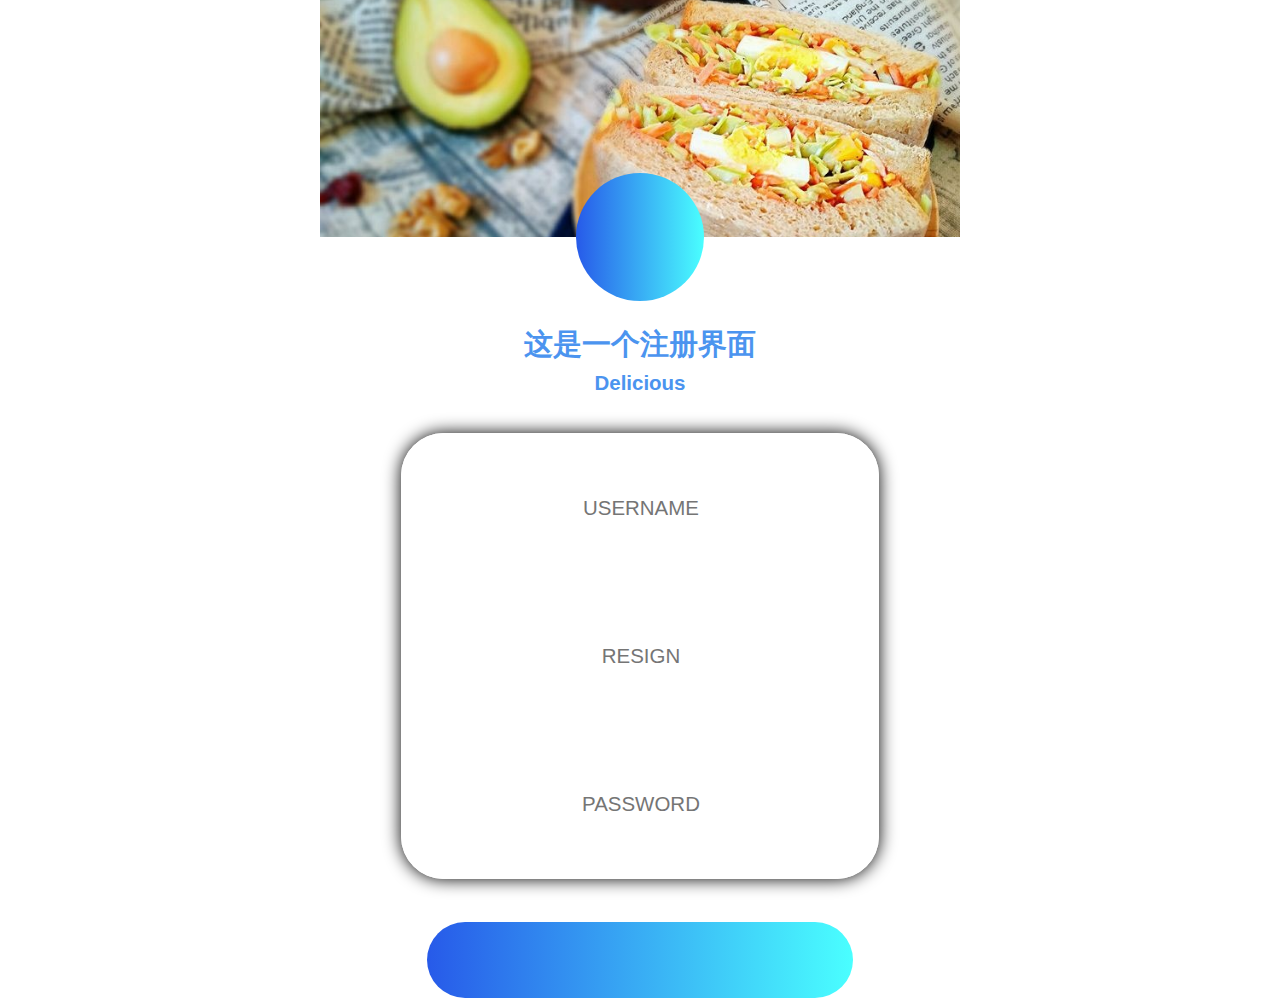
<file: index.html>
<!DOCTYPE html>
<html style="font-size: 2px;">
<head>
    <meta charset="utf-8">
    <meta name="viewport" content="width=device-width, initial-scala=1, maximum-scale=1, minimum-scale=1, user-scalable=no" />
    <script type="text/javascript">
    	
   		document.addEventListener('plusready', function(){
   			//console.log("所有plus api都应该在此事件发生后调用，否则会出现plus is undefined。"
   			
   		});
   		
    </script>
    <script src="js/rem.js"></script>
	<link rel="stylesheet" type="text/css" href="css/index.css"/>
    <link rel="stylesheet"  href="css/base.css"/>
    <link rel="stylesheet" type="text/css" href="css/pay.css"/>
    <link rel="stylesheet" type="text/css" href="css/sign.css"/>
</head>
	<body>
		<div class="root">
			<div class="signbanner">
			<img src="img/SB.png"/>
			<div class="headicon">
				<i class="iconfont" style="color: white;font-size: 1rem;">&#xe610;</i>
			</div>
		</div>
			<div class="signtitle">
				<!--<div class="stb">
					
				</div>-->
				<div class="stc">
					<p><strong>这是一个注册界面</strong></p>
				</div>
				<div class="ste">
					<p><strong>Delicious</strong></p>
				</div>
			</div>
			<div class="signlist">
				<div class="sl1">
					<div class="slpoint">
						<i class="iconfont" style="font-size: 0.3rem;color: greenyellow;">&#xe61f;</i>
					</div>
					<input class="username" placeholder="USERNAME">
					
				</input>
				</div>
				<div class="sl1">
					<div class="slpoint">
						<i class="iconfont" style="font-size: 0.3rem;color: yellow;">&#xe61f;</i>
					</div>
						<input class="resigncode" placeholder="RESIGN">
					
				</input>
				</div>
				<div class="sl1">
					<div class="slpoint">
						<i class="iconfont" style="font-size: 0.3rem;color: lightpink;">&#xe61f;</i>
					</div>
						<input class="password" placeholder="PASSWORD">
					
				</input>
				</div>
				
			</div>
			<a href="login.html"><div class="signbutton"><i class="iconfont" style="font-size: 0.6rem;color: white;">&#xe647;</i></div>
				
			</a>
		
		
		
		
		
		
		
		
		
		
		
		
		
		
		
		
		
		
		
		
		</div>
		
		
	</body>
</html>
</file>
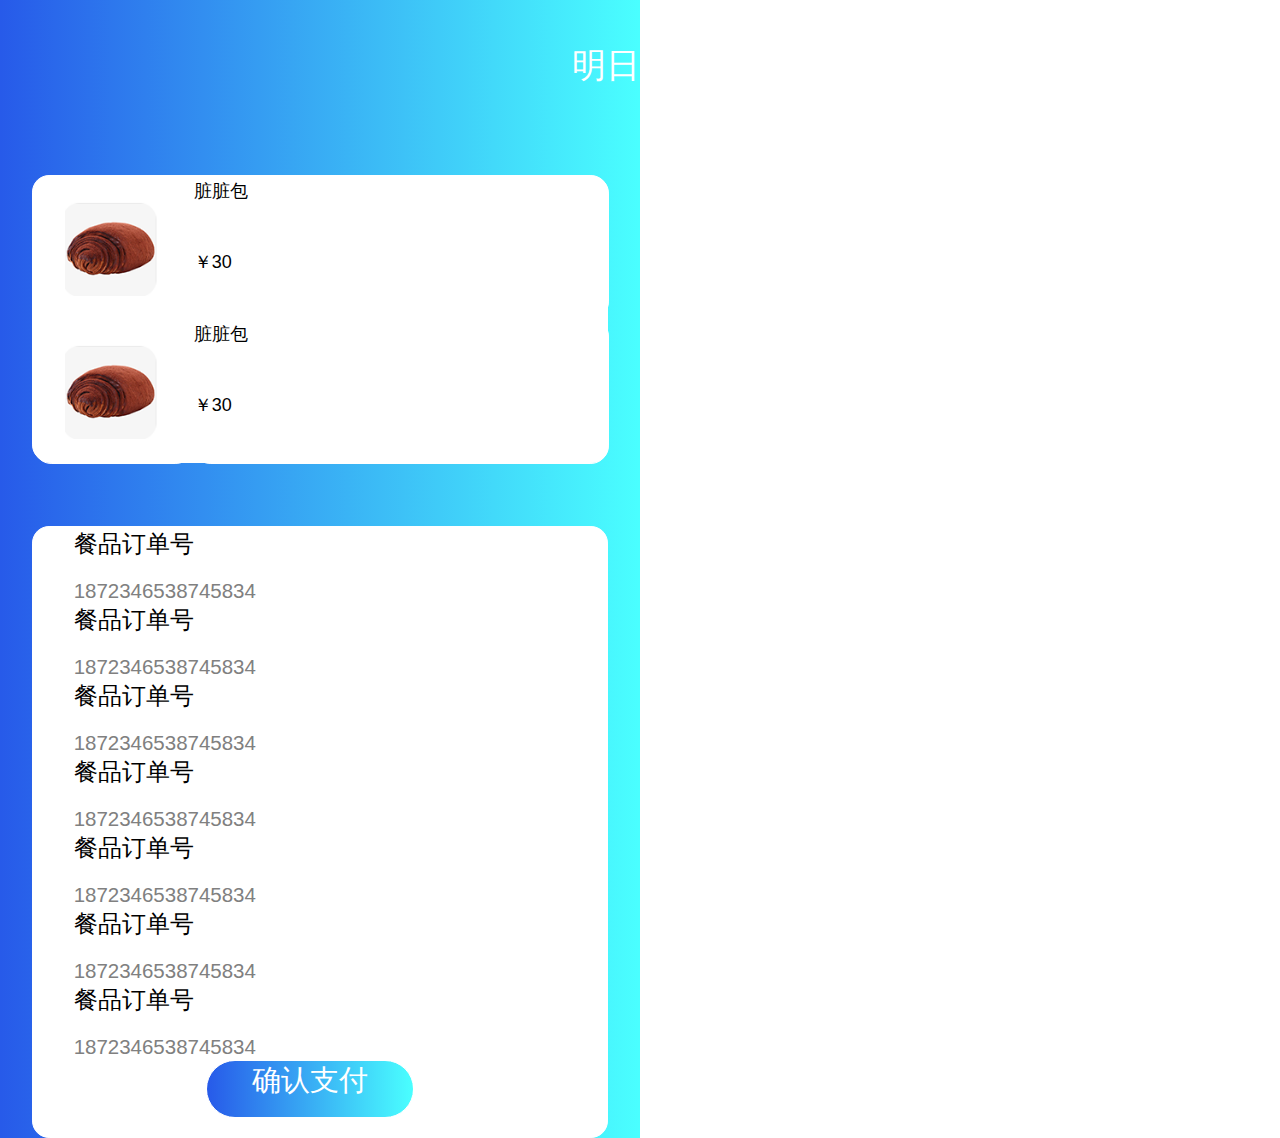
<file: dingdanzhifu.html>
<!DOCTYPE html>
<html style="font-size: 2px;">
<head>
    <meta charset="utf-8">
    <meta name="viewport" content="width=device-width, initial-scala=1, maximum-scale=1, minimum-scale=1, user-scalable=no" />
    <script type="text/javascript">
    	
   		document.addEventListener('plusready', function(){
   			//console.log("所有plus api都应该在此事件发生后调用，否则会出现plus is undefined。"
   			
   		});
   		
    </script>
    <script src="js/rem.js">
    	
    </script>
    <link rel="stylesheet" type="text/css" href="css/new_file.css"/>
    <link rel="stylesheet" type="text/css" href="css/dingdanzhifu.css"/>
    <link rel="stylesheet" type="text/css" href="css/base.css"/>
</head>
	<body>
		<div class="dingdanbeijing">
			<header class="head">
		<div class="left">
			<i class="ming"><p>明日烘焙</p></i>
		</div>
	</header>
	<div class="shangpinshulaing">
			<ul class="">
				<li class="slk"><p class="foodsp"><img class="bread" src="img/面包.png"/></p><p class="textsay"><a class="zzb"><b>脏脏包</b></a><a class="sanshi"><b>￥30</b></a></p></li>
				<li class="slk"><p class="foodsp"><img class="bread" src="img/面包.png"/></p><p class="textsay"><a class="zzb"><b>脏脏包</b></a><a class="sanshi"><b>￥30</b></a></p></li>
			</ul>
		</div>
		<div class="xiangxixinxi">
			<ul class="xialie">
				<li class="xl1"><p class="xlxx1"><b>餐品订单号</b></p><p class="xlxx2">1872346538745834</p></li>
				<li class="xl1"><p class="xlxx1"><b>餐品订单号</b></p><p class="xlxx2">1872346538745834</p></li>
				<li class="xl1"><p class="xlxx1"><b>餐品订单号</b></p><p class="xlxx2">1872346538745834</p></li>
				<li class="xl1"><p class="xlxx1"><b>餐品订单号</b></p><p class="xlxx2">1872346538745834</p></li>
				<li class="xl1"><p class="xlxx1"><b>餐品订单号</b></p><p class="xlxx2">1872346538745834</p></li>
				<li class="xl1"><p class="xlxx1"><b>餐品订单号</b></p><p class="xlxx2">1872346538745834</p></li>
				<li class="xl1"><p class="xlxx1"><b>餐品订单号</b></p><p class="xlxx2">1872346538745834</p></li>
				<li class="xl1"><p class="qrddt"><b>确认支付</b></p></li>
			</ul>
		</div>
		</div>
		
		
	</body>
</html>
</file>
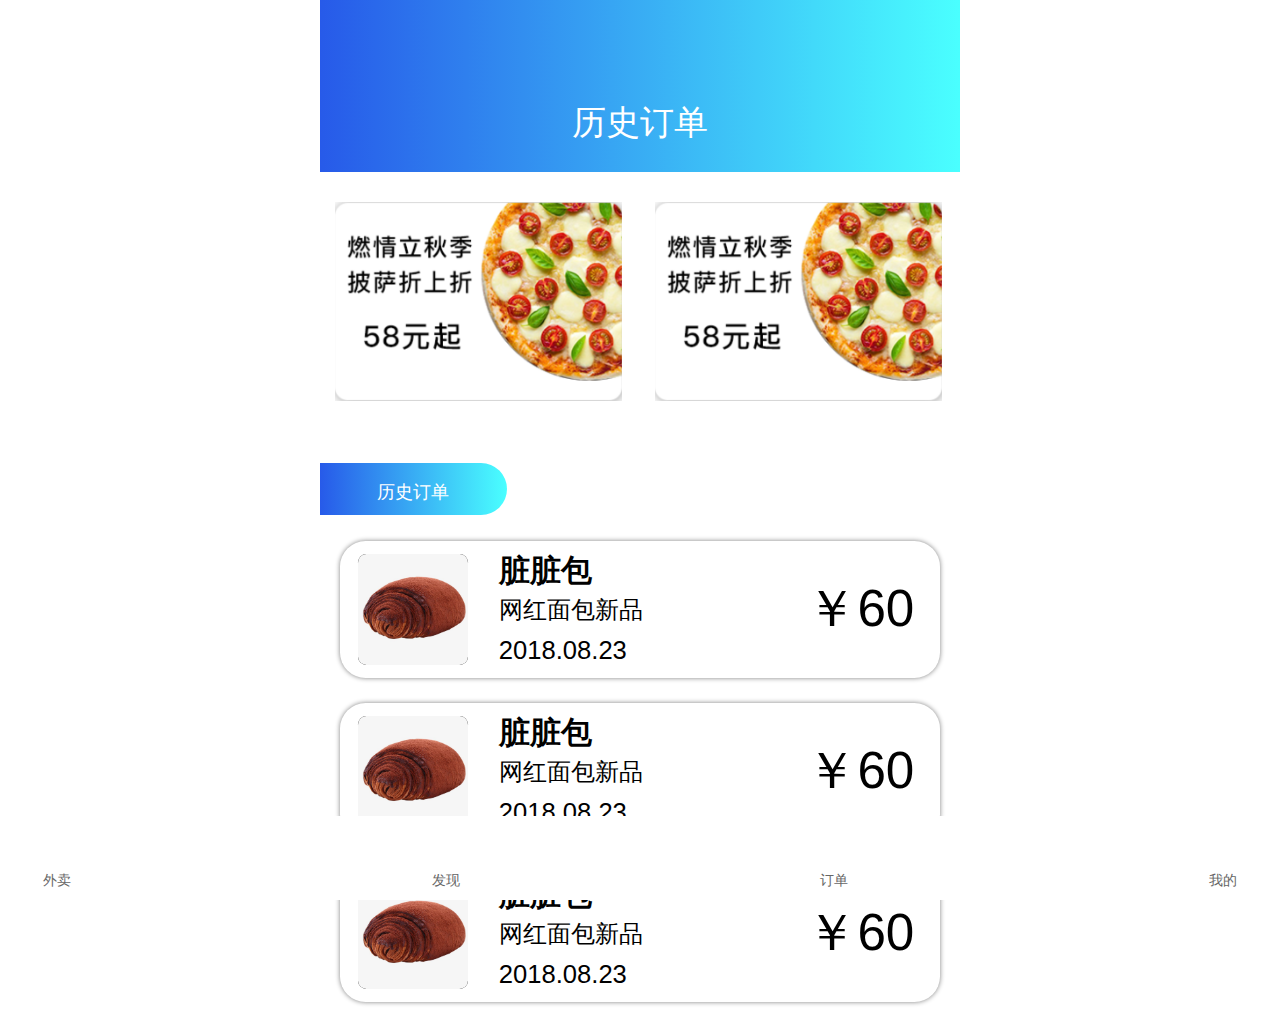
<file: dingdanzhongxin.html>
<!DOCTYPE html>
<html style="font-size: 2px;">
<head>
    <meta charset="utf-8">
    <meta name="viewport" content="width=device-width, initial-scala=1, maximum-scale=1, minimum-scale=1, user-scalable=no" />
    <script type="text/javascript">
    	
   		document.addEventListener('plusready', function(){
   			//console.log("所有plus api都应该在此事件发生后调用，否则会出现plus is undefined。"
   			
   		});
   		
    </script>
    <script src="js/rem.js"></script>
	<link rel="stylesheet" type="text/css" href="css/index.css"/>
    <link rel="stylesheet"  href="css/base.css"/>
    <link rel="stylesheet" type="text/css" href="css/pay.css"/>
    <link rel="stylesheet" type="text/css" href="css/sign.css"/>
    <link rel="stylesheet" type="text/css" href="css/handswave.css"/>
    <link rel="stylesheet" type="text/css" href="css/passw.css"/>
    <link rel="stylesheet" type="text/css" href="css/paysuccessful.css"/>
    <link rel="stylesheet" type="text/css" href="css/dingdanzhongxin.css"/>
</head>
	<body>
		<div class="root">
			<div class="topmind">
				<p style="text-align: center;color: white;font-size: 0.4rem;">历史订单</p>
			</div>
			<div class="tuijian">
		<div class="tj1">
			<div class="tjt">
				<img src="img/推荐1.png"/>
			</div>
		</div>
		<div class="tj1">
			<div class="tjt">
				<img src="img/推荐1.png"/>
			</div>
		</div>
	</div>
	<div class="jingpingtuijian">
		<p><b>历史订单</b></p>
	</div>
	<div class="historydingdan">
		<div class="historydd1">
			<div class="tp">
				<img style="width: 1.3rem;height: 1.3rem;border-radius: 0.1rem;" src="img/脏脏包.png"/>
			</div>
			
		</div>
		<div class="historydd2">
			<div class="t1">脏脏包</div>
						<div class="t2">网红面包新品</div>
						<div class="t3">2018.08.23</div>
		</div>
		<div class="historydd3">
			<p style="text-align: center;font-size: 0.6rem;color: black;padding-right: 0.1rem;">￥60</p>
		</div>
	</div>		
		<div class="historydingdan">
		<div class="historydd1">
			<div class="tp">
				<img style="width: 1.3rem;height: 1.3rem;border-radius: 0.1rem;" src="img/脏脏包.png"/>
			</div>
			
		</div>
		<div class="historydd2">
			<div class="t1">脏脏包</div>
						<div class="t2">网红面包新品</div>
						<div class="t3">2018.08.23</div>
		</div>
		<div class="historydd3">
			<p style="text-align: center;font-size: 0.6rem;color: black;padding-right: 0.1rem;">￥60</p>
		</div>
	</div>		
	<div class="historydingdan">
		<div class="historydd1">
			<div class="tp">
				<img style="width: 1.3rem;height: 1.3rem;border-radius: 0.1rem;" src="img/脏脏包.png"/>
			</div>
			
		</div>
		<div class="historydd2">
			<div class="t1">脏脏包</div>
						<div class="t2">网红面包新品</div>
						<div class="t3">2018.08.23</div>
		</div>
		<div class="historydd3">
			<p style="text-align: center;font-size: 0.6rem;color: black;padding-right: 0.1rem;">￥60</p>
		</div>
	</div>		
	<div class="footer">
		<a href="shouye.html" class="list">
			<i class="iconfont">&#xe618;</i><span>外卖</span>
		</a>
		<a href="" class="list">
			<i class="iconfont">&#xe618;</i><span>发现</span>
		</a>
		<a href="dingdanzhongxin.html" class="list">
			<i class="iconfont">&#xe618;</i><span>订单</span>
		</a>
		<a href="gerenjiemian.html" class="list">
			<i class="iconfont">&#xe618;</i><span>我的</span>
		</a>
	</div>
	
	
	
	
	
	
	
	
	
	
	
	
	
	
		</div>
		
		
		
		
		
		
		
		
		
		
		
		
		
		
		
		
		
		
		
		
		
		
	</body>
</html>
</file>
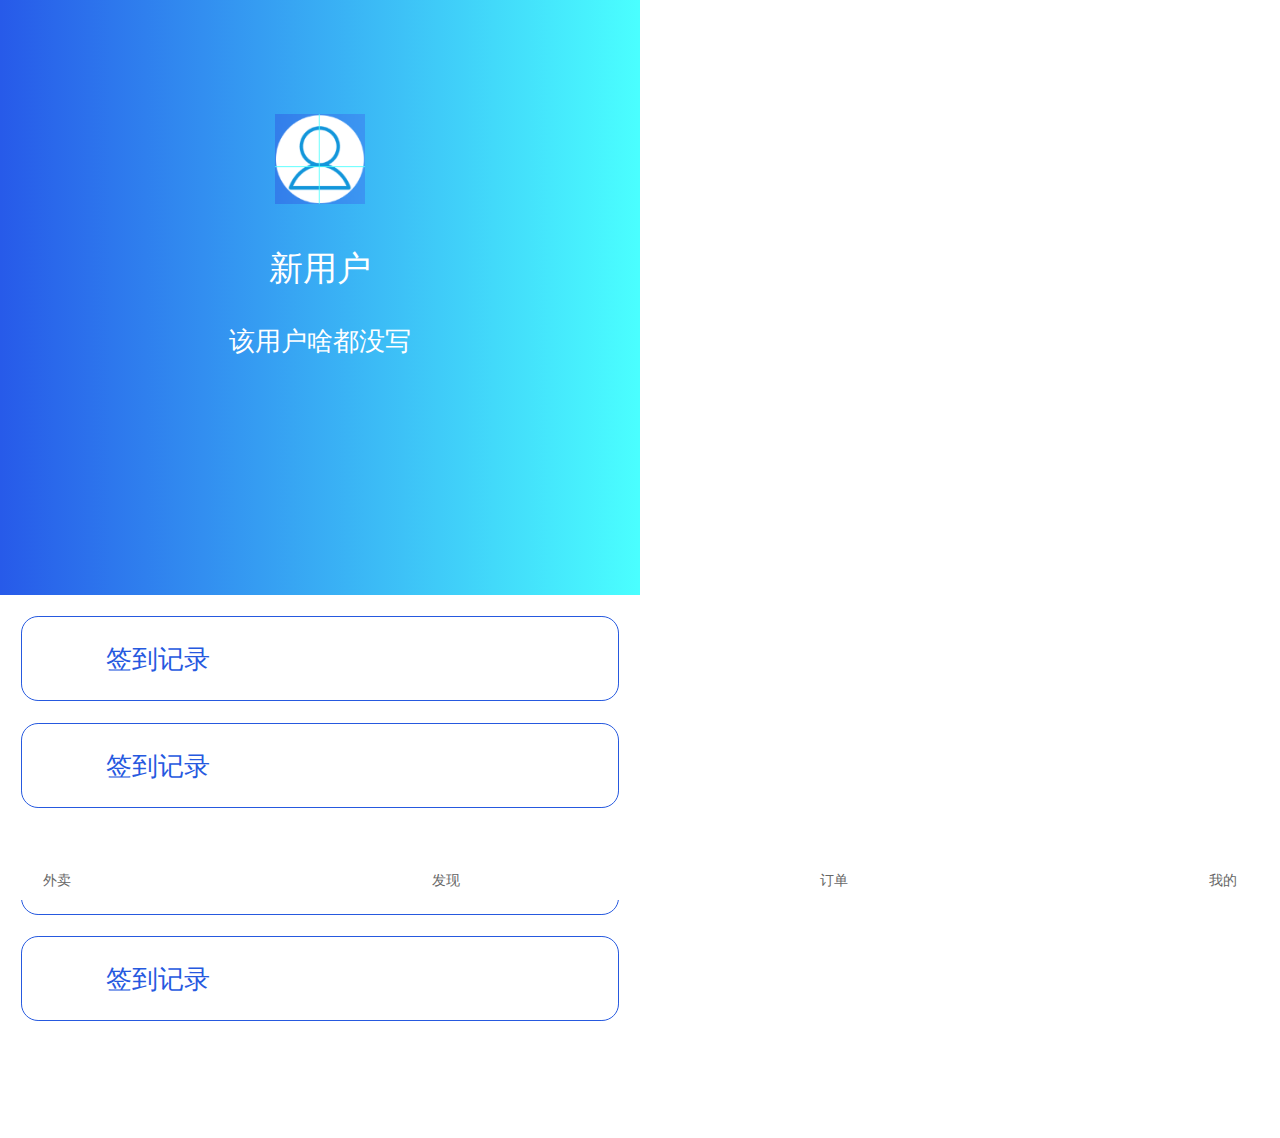
<file: gerenjiemian.html>
<!DOCTYPE html>
<html>
<head>
    <meta charset="utf-8">
    <meta name="viewport" content="width=device-width, initial-scala=1, maximum-scale=1, minimum-scale=1, user-scalable=no" />
    <script type="text/javascript">
    	
   		document.addEventListener('plusready', function(){
   			//console.log("所有plus api都应该在此事件发生后调用，否则会出现plus is undefined。"
   			
   		});
   		
    </script>
    <script src="js/rem.js">
    	
    </script>
    <link rel="stylesheet" type="text/css" href="css/new_file.css"/>
    <link rel="stylesheet" type="text/css" href="css/gerenjiemian.css"/>
    <link rel="stylesheet" type="text/css" href="css/base.css"/>
</head>
	<body>
		<div class="dingdanbeijing">
			<ul>
				<li class="sbbj1">&nbsp;</li>
				<li class="sbbj2"><img class="renxiang" src="img/人像.png"/></li>
				<li class="sbbj3"><b>新用户</b></li>
				<li class="sbbj4">该用户啥都没写</li>
			</ul>
				
			</div>
		</div>
		<div class="xiamianbaibian">
			<div class="changanniu">
				<i class="iconfont">&#xe6ec;</i>&nbsp;&nbsp;签到记录
			</div>
			<div class="changanniu">
				<i class="iconfont">&#xe6ec;</i>&nbsp;&nbsp;签到记录
			</div>
			<div class="changanniu">
				<i class="iconfont">&#xe6ec;</i>&nbsp;&nbsp;签到记录
			</div>
			<div class="changanniu">
				<i class="iconfont">&#xe6ec;</i>&nbsp;&nbsp;签到记录
			</div>
		</div>
		
		
		
		
		
		
		
			<div class="footer">
		<a href="shouye.html" class="list">
			<i class="iconfont">&#xe618;</i><span>外卖</span>
		</a>
		<a href="" class="list">
			<i class="iconfont">&#xe618;</i><span>发现</span>
		</a>
		<a href="dingdanzhongxin.html" class="list">
			<i class="iconfont">&#xe618;</i><span>订单</span>
		</a>
		<a href="gerenjiemian.html" class="list">
			<i class="iconfont">&#xe618;</i><span>我的</span>
		</a>
	</div>
	</body>
</html>
</file>
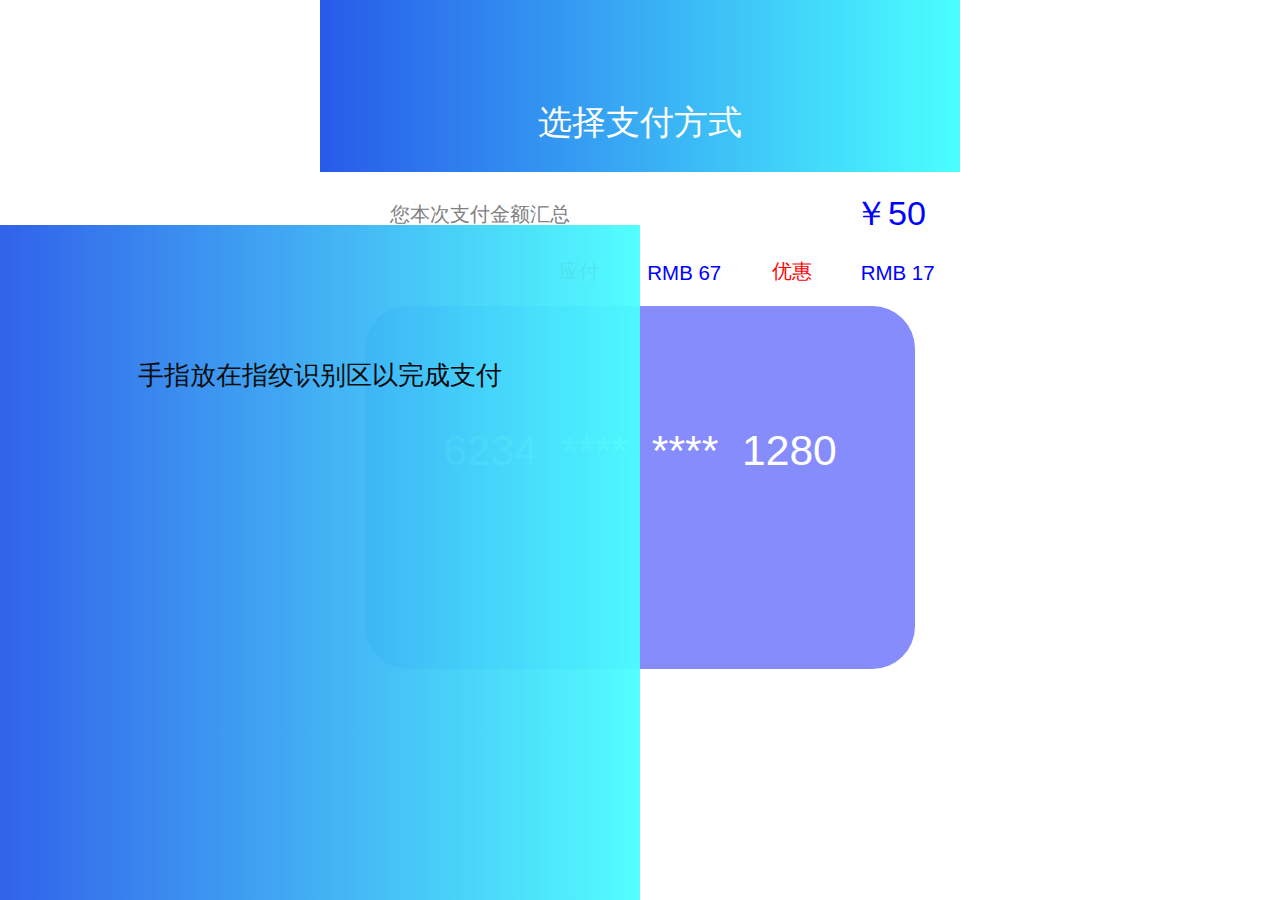
<file: handswave.html>
<!DOCTYPE html>
<html style="font-size: 2px;">
<head>
    <meta charset="utf-8">
    <meta name="viewport" content="width=device-width, initial-scala=1, maximum-scale=1, minimum-scale=1, user-scalable=no" />
    <script type="text/javascript">
    	
   		document.addEventListener('plusready', function(){
   			//console.log("所有plus api都应该在此事件发生后调用，否则会出现plus is undefined。"
   			
   		});
   		
    </script>
    <script src="js/rem.js"></script>
	<link rel="stylesheet" type="text/css" href="css/index.css"/>
    <link rel="stylesheet"  href="css/base.css"/>
    <link rel="stylesheet" type="text/css" href="css/pay.css"/>
    <link rel="stylesheet" type="text/css" href="css/sign.css"/>
    <link rel="stylesheet" type="text/css" href="css/handswave.css"/>
</head>
	<body>
		<div class="root">
						<div class="topmind">
				<div class="tm">
					<i class="iconfont" style="font-size: 0.4rem;color: white;">&#xe61d;</i>
				</div>
				<div class="t-title">
					<b>选择支付方式</b>
				</div>
				<div class="tm">
					
				</div>
			</div>
			<div class="payment">
				<div class="paytitle">
					您本次支付金额汇总
				</div>
				<div class="paymoney">
					<b>￥50</b>
				</div>
			</div>
			<div class="chip">
				<div></div>
				<div><p style="color: red;">应付</p><p style="color: blue;padding-top: 0.05rem;">RMB&nbsp;67</p></div>
				<div><p style="color: red;">优惠</p><p style="color: blue;padding-top: 0.05rem;">RMB&nbsp;17</p></div>
			</div>
			<div class="bankcardblock">
				<div class="bankcard">
					<div style="text-align: left;padding-left: 0.2rem;"><p class="iconfont" style="font-size: 1.3rem;">&#xe60e;</p></div>
					<div style="text-align: center;padding-bottom:10% ;font-size: 0.5rem;">6234&nbsp;&nbsp;****&nbsp;&nbsp;****&nbsp;&nbsp;1280</div>
					<div></div>
				</div>
			</div>
			<div class="handpborder">
				<div class="handpay">
					<div class="hpword">
						<p style="padding-top: 1rem;font-size: 0.3rem;text-align: center;">手指放在指纹识别区以完成支付</p>
					</div>
					<a href="paysuccessful.html"><div class="hpicon">
						<i class="iconfont" style="font-size: 2rem; text-align: center;color: white;">&#xe761;</i>
					</div></a>
				</div>
			</div>
			
			
			
			
			
			
			
			
		</div>
	</body>
</html>
</file>
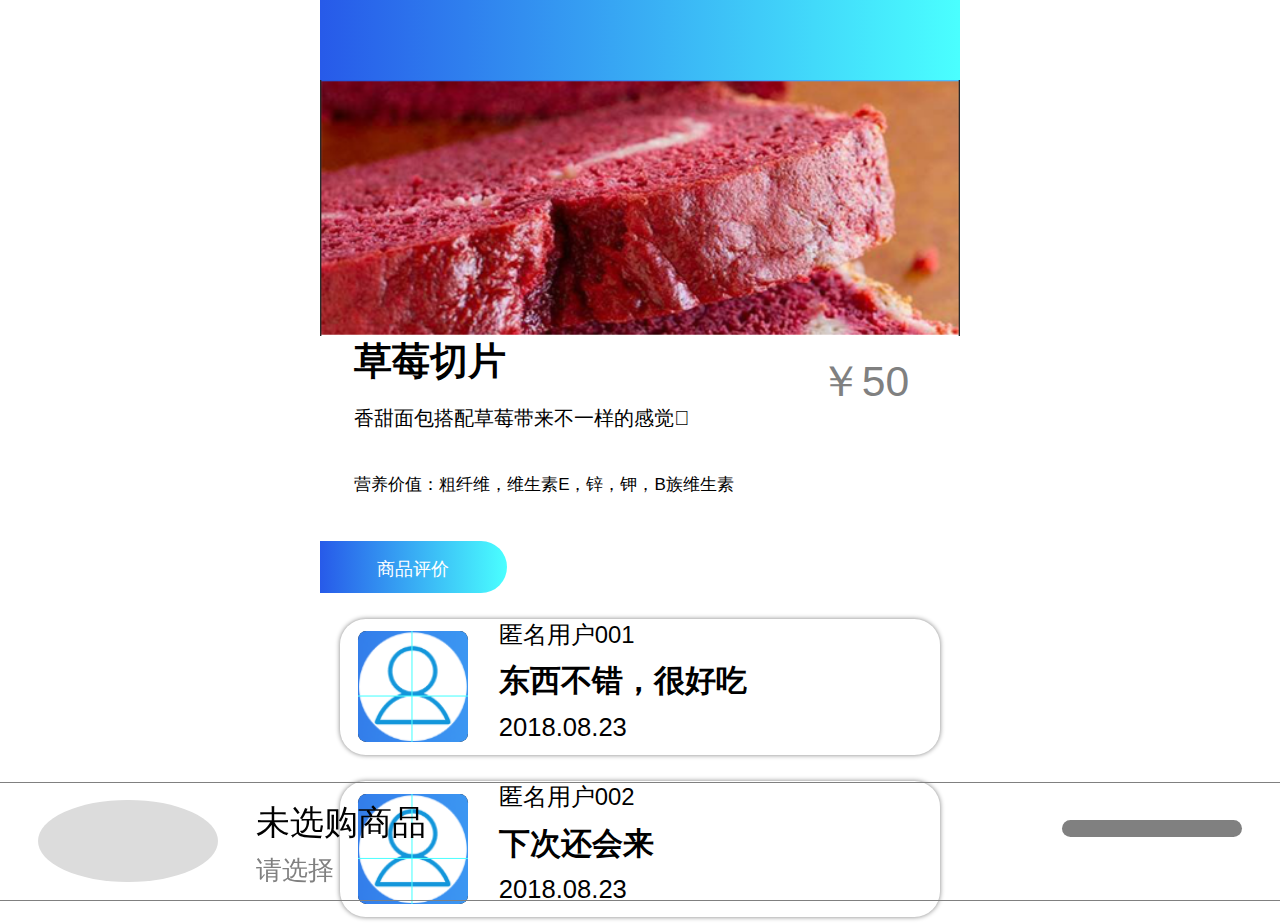
<file: iteminformation.html>
<!DOCTYPE html>
<html style="font-size: 2px;">
<head>
    <meta charset="utf-8">
    <meta name="viewport" content="width=device-width, initial-scala=1, maximum-scale=1, minimum-scale=1, user-scalable=no" />
    <script type="text/javascript">
    	
   		document.addEventListener('plusready', function(){
   			//console.log("所有plus api都应该在此事件发生后调用，否则会出现plus is undefined。"
   			
   		});
   		
    </script>
    <script src="js/rem.js"></script>
	<link rel="stylesheet" type="text/css" href="css/index.css"/>
    <link rel="stylesheet"  href="css/base.css"/>
    <link rel="stylesheet" type="text/css" href="css/pay.css"/>
    <link rel="stylesheet" type="text/css" href="css/sign.css"/>
    <link rel="stylesheet" type="text/css" href="css/handswave.css"/>
    <link rel="stylesheet" type="text/css" href="css/passw.css"/>
    <link rel="stylesheet" type="text/css" href="css/paysuccessful.css"/>
    <link rel="stylesheet" type="text/css" href="css/dingdanzhongxin.css"/>
    <link rel="stylesheet" type="text/css" href="css/iteminformation.css"/>
</head>
	<body>
		     <!--root-->
      <div class="root">
      	
      	<!--头部-->
	<div class="head1">
		<a href="storedetails.html"><div class="left">
			<i class="iconfont">&#xe61d;</i>
		</div></a>
		<div class="right">
			<i class="iconfont">&#xe6cf;&nbsp;&nbsp;&#xe635;</i>
		</div>
	</div>
	<!-- 头部结束 -->
		<div class="itembanner">
			<img style="height: 3rem;width: 100%;" src="img/切片面包.png"/>
		</div>
	<div class="itemmessage">
		<div class="im1">
			<div class="imtitle">
				<p style="font-size: 0.45rem;padding-left: 0.4rem;"><strong>草莓切片</strong></p>
			</div>
			<div class="imm" style="font-size: 0.24rem;padding-left: 0.4rem;">
				香甜面包搭配草莓带来不一样的感觉&#xe6cf;
			</div>
			<div class="imm" style="font-size: 0.24rem;color: yellow;padding-left: 0.4rem;">
				<i class="iconfont">&#xe6cf;&#xe6cf;&#xe6cf;&#xe6cf;&#xe6cf;</i>
			</div>
			<div class="imm" style="font-size: 0.20rem;padding-left: 0.4rem;">
				营养价值：粗纤维，维生素E，锌，钾，B族维生素
			</div>
		</div>
		<div class="im2">
			<div class="im21">
				<p  style="color: gray;font-size: 0.5rem;text-align: center;padding-top: 0.2rem;">￥50</p>
			</div>
			<div class="im22">
				<i class="iconfont" style="color: dodgerblue;font-size: 0.8rem;text-align: center;padding-top: 0.2rem;">&#xe64c;</i>
			</div>
		</div>
	</div>	
		<div class="jingpingtuijian">
			<p><b>商品评价</b></p>
		</div>
		
			<div class="historydingdan">
		<div class="historydd1">
			<div class="tp">
				<img style="width: 1.3rem;height: 1.3rem;border-radius: 0.1rem;" src="img/人像.png"/>
			</div>
			
		</div>
		<div class="historydd2">
			
						<div class="t2">匿名用户001</div>
						<div class="t1">东西不错，很好吃</div>
						<div class="t3">2018.08.23</div>
		</div>
		<div class="historydd3">
			<p style="text-align: center;font-size: 0.6rem;color: black;padding-right: 0.1rem;"></p>
		</div>
	</div>	
		<div class="historydingdan">
		<div class="historydd1">
			<div class="tp">
				<img style="width: 1.3rem;height: 1.3rem;border-radius: 0.1rem;" src="img/人像.png"/>
			</div>
			
		</div>
		<div class="historydd2">
			
						<div class="t2">匿名用户002</div>
						<div class="t1">下次还会来</div>
						<div class="t3">2018.08.23</div>
		</div>
		<div class="historydd3">
			<p style="text-align: center;font-size: 0.6rem;color: black;padding-right: 0.1rem;"></p>
		</div>
	</div>	
	
		
		
		
		
		
		
		
		
		
		
		
		
	<div class="shop-bottom">
		<div class="sbic">
			<div class="sbicc">
				<i class="iconfont" style="text-align: center;font-size: 0.8rem;">&#xe618;</i>
			</div>
			
		</div>
		<div class="sbme">
			<div class="sbme1">
				<b>未选购商品</b>
			</div>
			<div class="sbme2">
				<b>请选择</b>
			</div>
		</div>
		<div class="sbbt">
			<a href="pay.html"><div class="sbbt1">
				<b>选好了</b>
			</div></a>
		</div>
	</div>	
	</body>
</html>
</file>
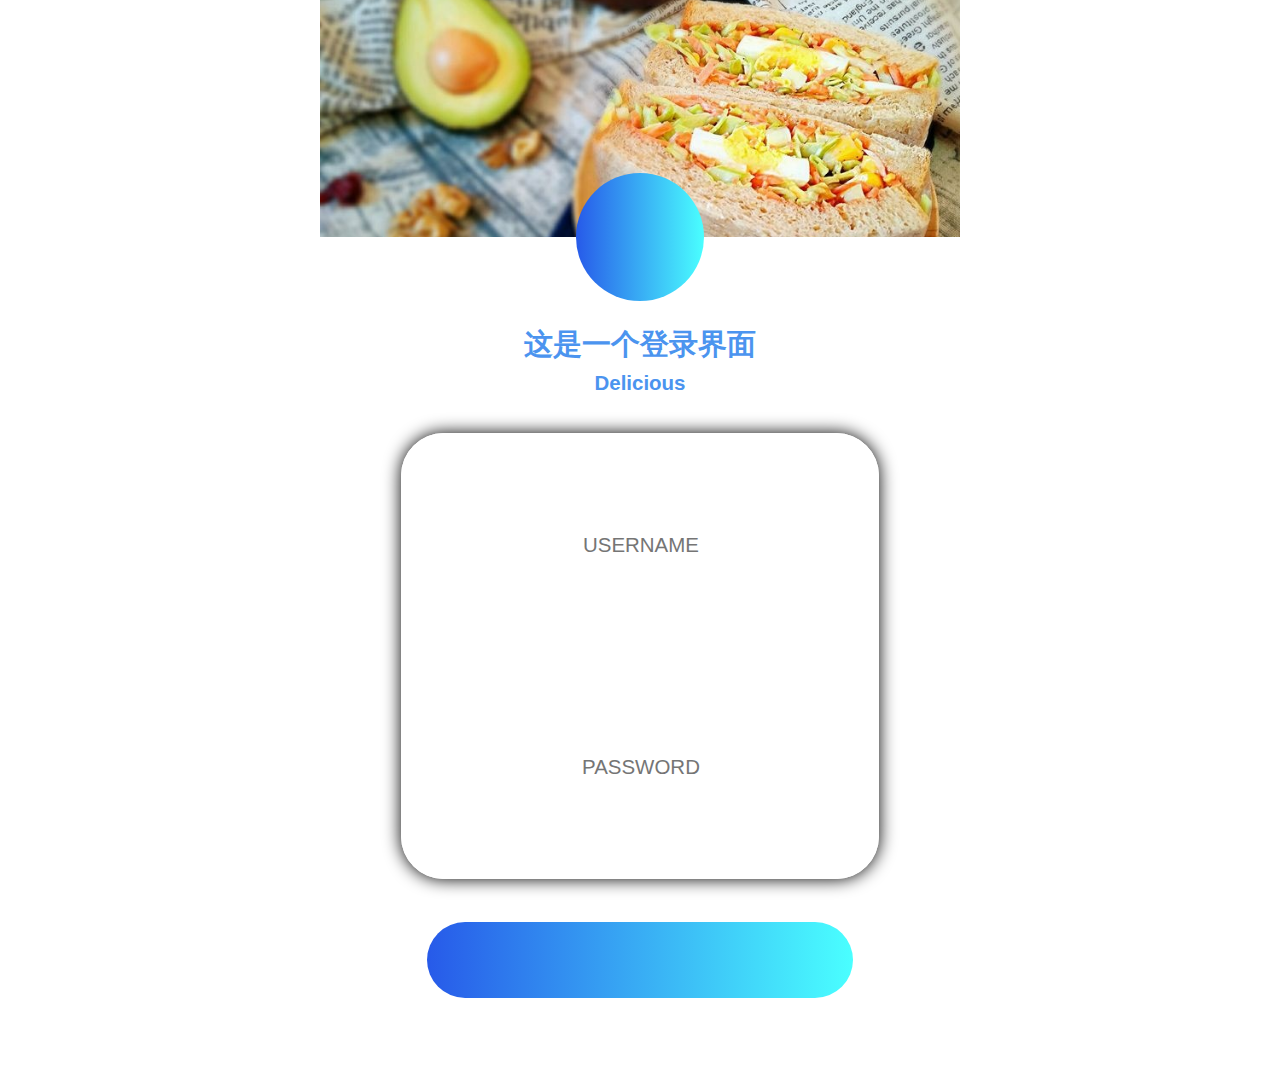
<file: login.html>
<!DOCTYPE html>
<html style="font-size: 2px;">
<head>
    <meta charset="utf-8">
    <meta name="viewport" content="width=device-width, initial-scala=1, maximum-scale=1, minimum-scale=1, user-scalable=no" />
    <script type="text/javascript">
    	
   		document.addEventListener('plusready', function(){
   			//console.log("所有plus api都应该在此事件发生后调用，否则会出现plus is undefined。"
   			
   		});
   		
    </script>
    <script src="js/rem.js"></script>
	<link rel="stylesheet" type="text/css" href="css/index.css"/>
    <link rel="stylesheet"  href="css/base.css"/>
    <link rel="stylesheet" type="text/css" href="css/pay.css"/>
    <link rel="stylesheet" type="text/css" href="css/sign.css"/>
</head>
	<body>
		<div class="root">
			<div class="signbanner">
			<img src="img/SB.png"/>
			<div class="headicon">
				<i class="iconfont" style="color: white;font-size: 1rem;">&#xe610;</i>
			</div>
		</div>
			<div class="signtitle">
				<!--<div class="stb">
					
				</div>-->
				<div class="stc">
					<p><strong>这是一个登录界面</strong></p>
				</div>
				<div class="ste">
					<p><strong>Delicious</strong></p>
				</div>
			</div>
			<div class="signlist">
				<div class="sl1">
					<div class="slpoint">
						<i class="iconfont" style="font-size: 0.3rem;color: greenyellow;">&#xe61f;</i>
					</div>
					<input class="username" placeholder="USERNAME">
					
				</input>
				</div>
				
				<div class="sl1">
					<div class="slpoint">
						<i class="iconfont" style="font-size: 0.3rem;color: lightpink;">&#xe61f;</i>
					</div>
						<input class="password" placeholder="PASSWORD">
					
				</input>
				</div>
				
			</div>
			<a href="shouye.html"><div class="signbutton"><i class="iconfont" style="font-size: 0.6rem;color: white;">&#xe71c;</i></div>
				
			</a>
		<div class="anotherlogin">
			<div ><i class="iconfont" style="font-size: 0.6rem;color: #4CAFE9;">&#xe603;</i></div>
			<div ><i class="iconfont" style="font-size: 0.6rem;color: #51c332;">&#xe600;</i></div>
			<div ><i class="iconfont" style="font-size: 0.6rem;color: #d32024;">&#xe602;</i></div>
		</div>
		
		
		
		
		
		
		
		
		
		
		
		
		
		
		
		
		
		
		
		</div>
		
		
	</body>
</html>
</file>
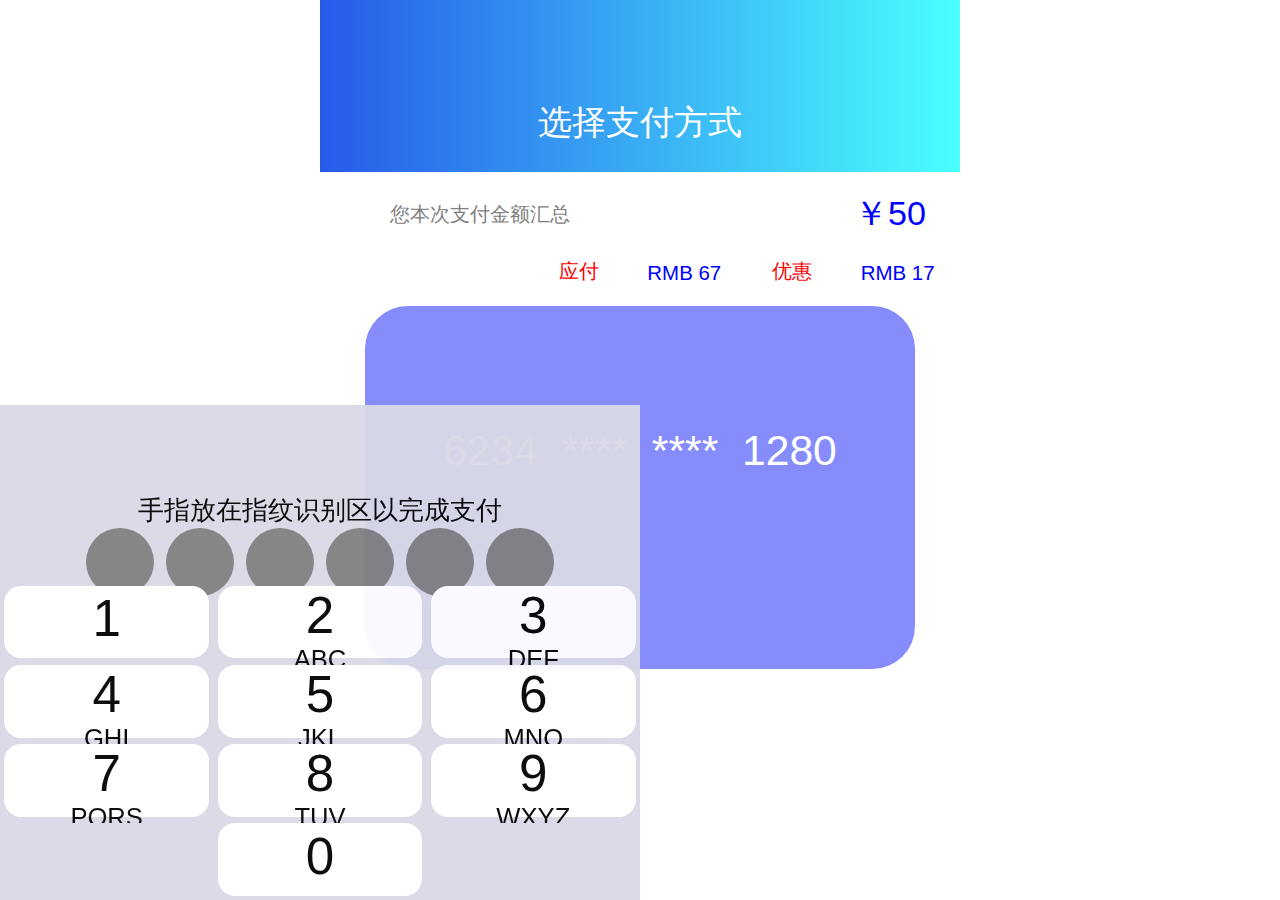
<file: passw.html>
<!DOCTYPE html>
<html style="font-size: 2px;">
<head>
    <meta charset="utf-8">
    <meta name="viewport" content="width=device-width, initial-scala=1, maximum-scale=1, minimum-scale=1, user-scalable=no" />
    <script type="text/javascript">
    	
   		document.addEventListener('plusready', function(){
   			//console.log("所有plus api都应该在此事件发生后调用，否则会出现plus is undefined。"
   			
   		});
   		
    </script>
    <script src="js/rem.js"></script>
	<link rel="stylesheet" type="text/css" href="css/index.css"/>
    <link rel="stylesheet"  href="css/base.css"/>
    <link rel="stylesheet" type="text/css" href="css/pay.css"/>
    <link rel="stylesheet" type="text/css" href="css/sign.css"/>
    <link rel="stylesheet" type="text/css" href="css/handswave.css"/>
    <link rel="stylesheet" type="text/css" href="css/passw.css"/>
</head>
	<body>
		<div class="root">
						<div class="topmind">
				<div class="tm">
					<i class="iconfont" style="font-size: 0.4rem;color: white;">&#xe61d;</i>
				</div>
				<div class="t-title">
					<b>选择支付方式</b>
				</div>
				<div class="tm">
					
				</div>
			</div>
			<div class="payment">
				<div class="paytitle">
					您本次支付金额汇总
				</div>
				<div class="paymoney">
					<b>￥50</b>
				</div>
			</div>
			<div class="chip">
				<div></div>
				<div><p style="color: red;">应付</p><p style="color: blue;padding-top: 0.05rem;">RMB&nbsp;67</p></div>
				<div><p style="color: red;">优惠</p><p style="color: blue;padding-top: 0.05rem;">RMB&nbsp;17</p></div>
			</div>
			<div class="bankcardblock">
				<div class="bankcard">
					<div style="text-align: left;padding-left: 0.2rem;"><p class="iconfont" style="font-size: 1.3rem;">&#xe60e;</p></div>
					<div style="text-align: center;padding-bottom:10% ;font-size: 0.5rem;">6234&nbsp;&nbsp;****&nbsp;&nbsp;****&nbsp;&nbsp;1280</div>
					<div></div>
				</div>
			</div>
			<div class="handpborder">
				<div class="handpad">
					<p style="padding-top: 1rem;font-size: 0.3rem;text-align: center;">手指放在指纹识别区以完成支付</p>
					<div class="passpoint">
						<div style="background: none;"></div>
						<div></div>
						<div></div>
						<div></div>
						<div></div>
						<div></div>
						<div></div>
						<div style="background: none;"></div>
					</div>
				</div>
				<div class="handnumpad">
					<div><p style="font-size: 0.6rem;">1</p><p style="font-size: 0.3rem;"></p></div>
					<div><p style="font-size: 0.6rem;">2</p><p style="font-size: 0.3rem;">ABC</p></div>
					<div><p style="font-size: 0.6rem;">3</p><p style="font-size: 0.3rem;">DEF</p></div>
				</div>
				<div class="handnumpad">
					<div><p style="font-size: 0.6rem;">4</p><p style="font-size: 0.3rem;">GHI</p></div>
					<div><p style="font-size: 0.6rem;">5</p><p style="font-size: 0.3rem;">JKL</p></div>
					<div><p style="font-size: 0.6rem;">6</p><p style="font-size: 0.3rem;">MNO</p></div>
				</div>
				<div class="handnumpad">
					<div><p style="font-size: 0.6rem;">7</p><p style="font-size: 0.3rem;">PQRS</p></div>
					<div><p style="font-size: 0.6rem;">8</p><p style="font-size: 0.3rem;">TUV</p></div>
					<div><p style="font-size: 0.6rem;">9</p><p style="font-size: 0.3rem;">WXYZ</p></div>
				</div>
				<div class="handnumpad">
					<div style="background: #D8DAE6;"></div>
					<div><p style="font-size: 0.6rem;">0</p><p style="font-size: 0.3rem;"></p></div>
					<div style="background: #D8DAE6;"><i class="iconfont" style="font-size: 0.6rem;padding-top: 0.3rem;">&#xe62a;</i><p style="font-size: 0.3rem;">&nbsp;</p></div>
				</div>
			</div>
			
			
			
			
			
			
			
			
		</div>
	</body>
</html>
</file>
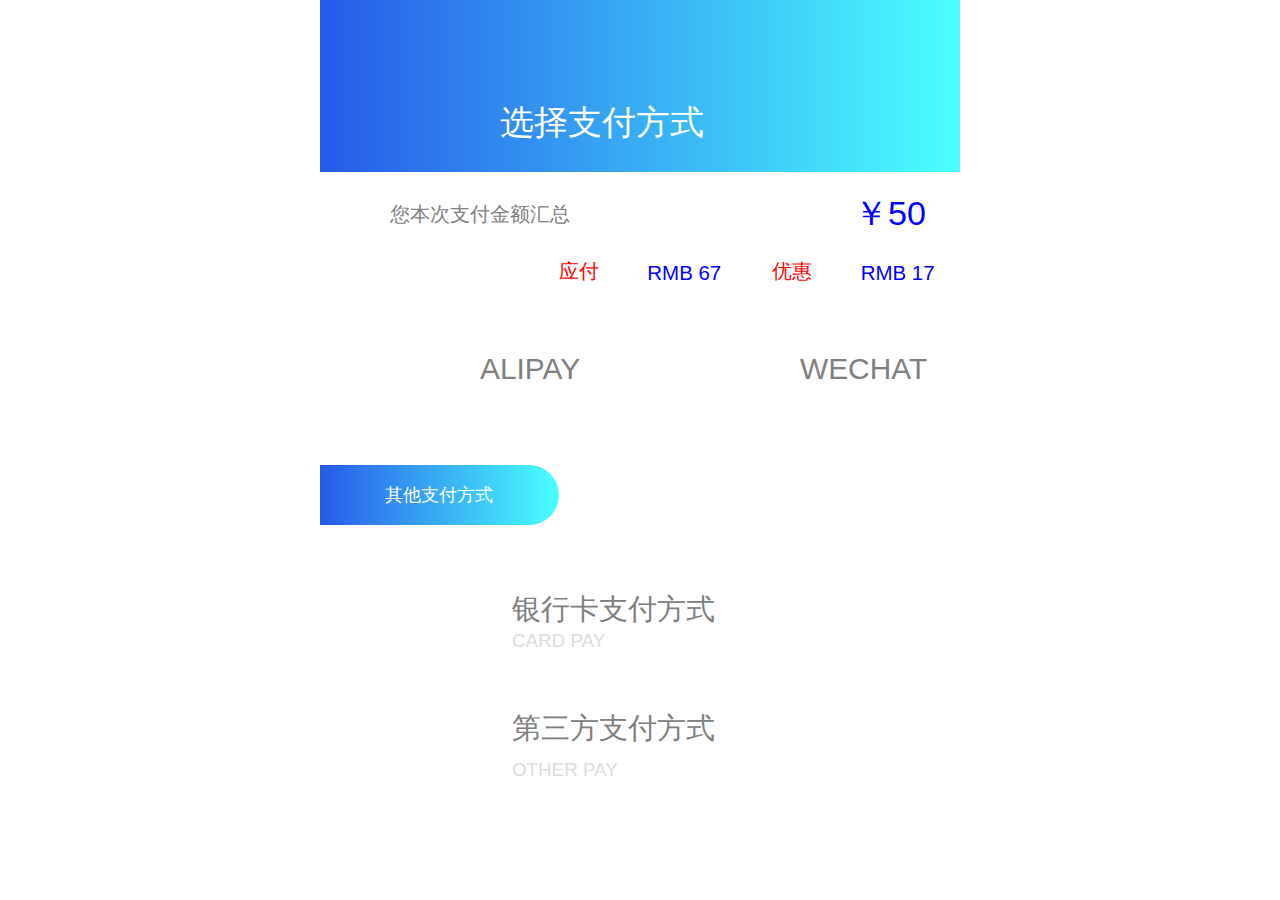
<file: pay.html>
<!DOCTYPE html>
<html style="font-size: 2px;">
<head>
    <meta charset="utf-8">
    <meta name="viewport" content="width=device-width, initial-scala=1, maximum-scale=1, minimum-scale=1, user-scalable=no" />
    <script type="text/javascript">
    	
   		document.addEventListener('plusready', function(){
   			//console.log("所有plus api都应该在此事件发生后调用，否则会出现plus is undefined。"
   			
   		});
   		
    </script>
    <script src="js/rem.js"></script>
	<link rel="stylesheet" type="text/css" href="css/index.css"/>
    <link rel="stylesheet"  href="css/base.css"/>
    <link rel="stylesheet" type="text/css" href="css/pay.css"/>
    <link rel="stylesheet" type="text/css" href="css/handswave.css"/>
</head>
	<body>
		<div class="root">
			<!--头部-->
			<div class="topmind">
				<a href="storedetails.html"><div class="tm">
					<i class="iconfont" style="font-size: 0.4rem;color: white;">&#xe61d;</i>
				</div></a>
				<div class="t-title">
					<b>选择支付方式</b>
				</div>
				<div class="tm">
					
				</div>
			</div>
			<div class="payment">
				<div class="paytitle">
					您本次支付金额汇总
				</div>
				<div class="paymoney">
					<b>￥50</b>
				</div>
			</div>
			<div class="chip">
				<div></div>
				<div><p style="color: red;">应付</p><p style="color: blue;padding-top: 0.05rem;">RMB&nbsp;67</p></div>
				<div><p style="color: red;">优惠</p><p style="color: blue;padding-top: 0.05rem;">RMB&nbsp;17</p></div>
			</div>
			<div class="choosepay">
				<div class="alipay">
					<div class="ali5a">
						<i class="iconfont" style="font-size: 0.6rem;">&#xe601;</i>
					</div>
					<div class="ali5b">
						ALIPAY
					</div>
				</div>
				<div class="wechat">
					<div class="wec5a">
						<i class="iconfont" style="font-size: 0.6rem;">&#xe600;</i>
					</div>
					<div class="wei5b">
						WECHAT
					</div>
				</div>
			</div>
			<div class="jingpingtuijian">
		<p><b>其他支付方式</b></p>
	</div>
			<div class="otherpay">
				<div class="otherpay1">
					<div class="opl">
						<i class="iconfont" style="font-size: 1rem;">&#xe622;</i>
					</div>
					<div class="opr">
						<a href="handswave.html"><div class="rb">
							银行卡支付方式
						</div></a>
						<div class="rs">
							CARD PAY
						</div>
					</div>
				</div>
				<div class="otherpay1">
					<div class="opl">
						<i class="iconfont" style="font-size: 1rem;">&#xe810;</i>
					</div>
					<div class="opr">
						<div class="rb">
							第三方支付方式
						</div>
						<div class="rs">
							OTHER PAY
						</div>
					</div>
				</div>
			</div>	
		
		
		
		
		
		
		
		
		
		
		
		
		
		</div>
		
	</body>
</html>
</file>
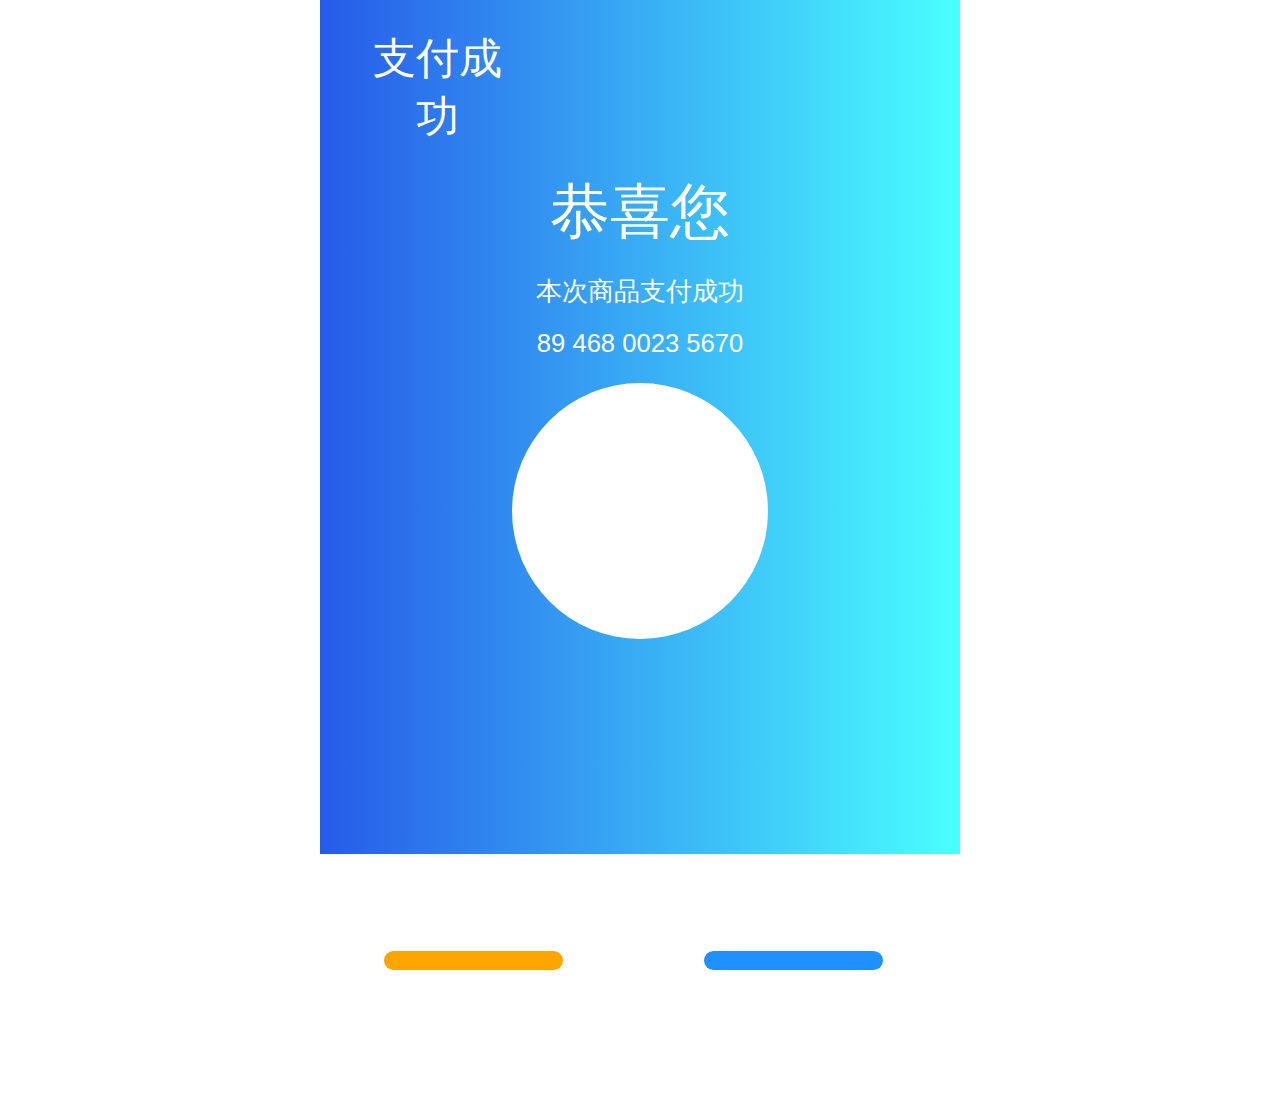
<file: paysuccessful.html>
<!DOCTYPE html>
<html style="font-size: 2px;">
<head>
    <meta charset="utf-8">
    <meta name="viewport" content="width=device-width, initial-scala=1, maximum-scale=1, minimum-scale=1, user-scalable=no" />
    <script type="text/javascript">
    	
   		document.addEventListener('plusready', function(){
   			//console.log("所有plus api都应该在此事件发生后调用，否则会出现plus is undefined。"
   			
   		});
   		
    </script>
    <script src="js/rem.js"></script>
	<link rel="stylesheet" type="text/css" href="css/index.css"/>
    <link rel="stylesheet"  href="css/base.css"/>
    <link rel="stylesheet" type="text/css" href="css/pay.css"/>
    <link rel="stylesheet" type="text/css" href="css/sign.css"/>
    <link rel="stylesheet" type="text/css" href="css/handswave.css"/>
    <link rel="stylesheet" type="text/css" href="css/passw.css"/>
    <link rel="stylesheet" type="text/css" href="css/paysuccessful.css"/>
</head>
	<body>
		<div class="root">
			<div class="topmind">
				<div class="t-title" style="padding-right: 2.5rem;font-size: 0.5rem;">
					<b>支付成功</b>
				</div>
				<div class="tm">
					
				</div>
			</div>
			<div class="succmiddle">
				<div class="successm1">
					恭喜您
				</div>
				<div class="successm2">
					本次商品支付成功
				</div>
				<div class="successm3">
					89 468 0023 5670
				</div>
				<div class="successm4">
					<div>
						<i class="iconfont" style="font-size: 1rem;color: deeppink;text-align: center;">&#xe631;</i>
					</div>
				</div>
			</div>
			<div class="footerbutton">
				<div class="sbb">
					<a href="shouye.html"><div class="sbutton" style="text-align: center;background: orange;font-size: 0.4rem;color: white;">
						完成支付
					</div></a>
				</div>
				<div class="sbb">
					<a href="pay.html"><div class="sbutton" style="text-align: center;background: dodgerblue;font-size: 0.4rem;color: white;">
						再来一单
					</div></a>
				</div>
			</div>
			
			
			
			
			
			
			
		</div>
	</body>
</html>
</file>
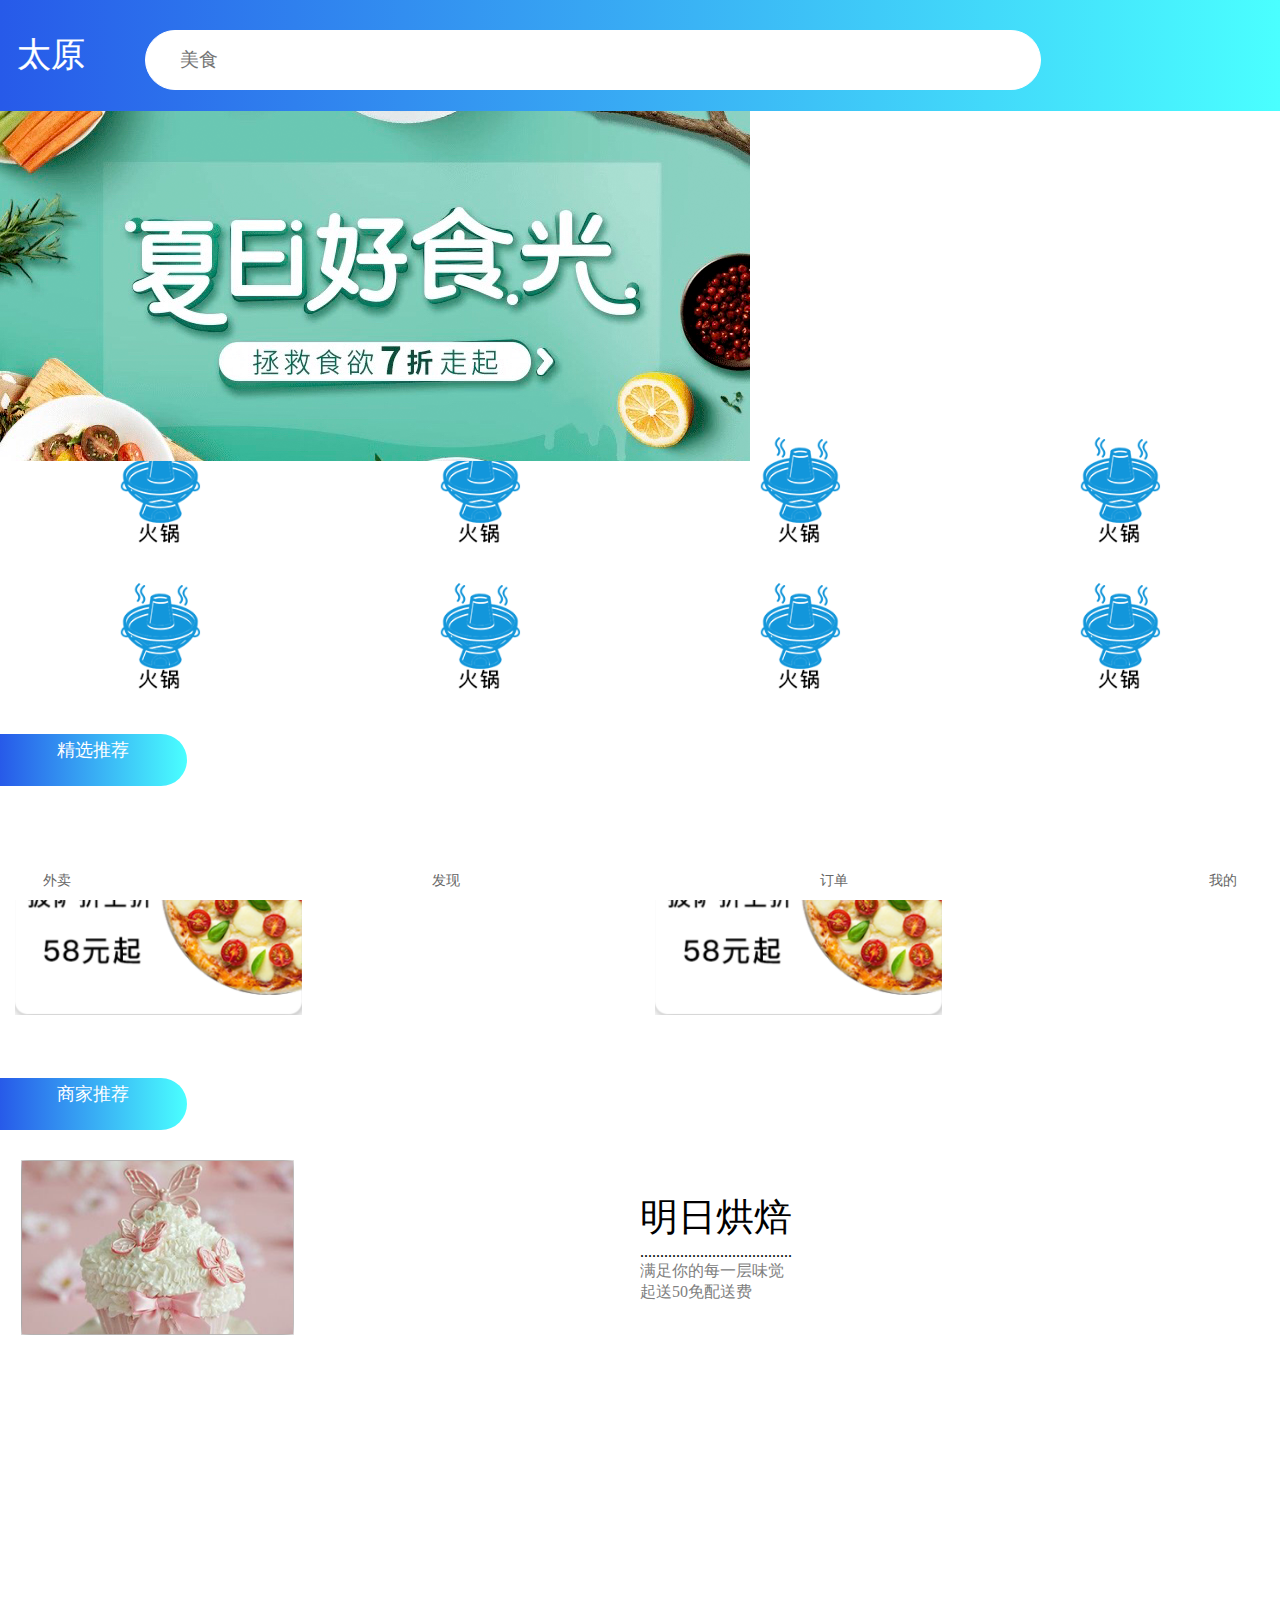
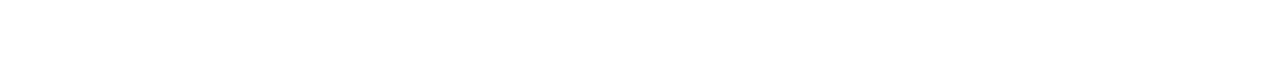
<file: shouye.html>
<!DOCTYPE html>
<html style="font-size: 2px;">
<head>
    <meta charset="utf-8">
    <meta name="viewport" content="width=device-width, initial-scala=1, maximum-scale=1, minimum-scale=1, user-scalable=no" />
    <script type="text/javascript">
    	
   		document.addEventListener('plusready', function(){
   			//console.log("所有plus api都应该在此事件发生后调用，否则会出现plus is undefined。"
   			
   		});
   		
    </script>
    <script src="js/rem.js"></script>
    <link rel="stylesheet" type="text/css" href="css/new_file.css"/>
    <link rel="stylesheet" type="text/css" href="css/head.css"/>
    <link rel="stylesheet" type="text/css" href="css/base.css"/>
</head>
<body>
	<header class="head">
		<div class="left">
			<i class="iconfont">太原&#xe743;</i>
		</div>
		<input class="right" type="text" placeholder="美食">
			
		</input>
	</header>
	
	<main class="banner">
		
		<ul class="big-box">
			<li><img src="img/BANNER.png"/></li>
			
		</ul>
		
	</main>
	<div class="big-box2">
		<div class="small-box1">
			<div class="sb"><div class="sbt">
				<img src="img/火锅2.png"/>
			</div>
			<div class="sbt">
				<img src="img/火锅2.png"/>
			</div>
			</div>
			<div class="sb"><div class="sbt">
				<img src="img/火锅2.png"/>
			</div><div class="sbt">
				<img src="img/火锅2.png"/>
			</div>
			</div>
		</div>
		<div class="small-box2">
			<div class="sb"><div class="sbt">
				<img src="img/火锅2.png"/>
			</div>
			<div class="sbt">
				<img src="img/火锅2.png"/>
			</div>
			</div>
			<div class="sb"><div class="sbt">
				<img src="img/火锅2.png"/>
			</div>
			<div class="sbt">
				<img src="img/火锅2.png"/>
			</div>
			</div>
		</div>
	</div>

	<div class="jingpingtuijian">
		<p><b>精选推荐</b></p>
	</div>
	
	<div class="tuijian">
		<div class="tj1">
			<div class="tjt">
				<img src="img/推荐1.png"/>
			</div>
		</div>
		<div class="tj1">
			<div class="tjt">
				<img src="img/推荐1.png"/>
			</div>
		</div>
	</div>
	
	<div class="jingpingtuijian">
		<p><b>商家推荐</b></p>
	</div>
	
	<a href="storedetails.html"><div class="tuijiandianpu">
		<div class="dpt">
			<div class="tjdpt">
				<img src="img/商家.png"/>
			</div>
		</div>
		<div class="dpsm">
			<ul>
				<li class="dpbiaoti"><b>明日烘焙</b></li>
				<li class="diandiandian">......................................</li>
				<li class="jieshao">满足你的每一层味觉</li>
				<li class="peisongfei">起送50免配送费</li>
				<li></li>
			</ul>
			
		</div>
	</div></a>
	
	<div class="kong">
		
	</div>
	<div class="footer">
		<a href="shouye.html" class="list">
			<i class="iconfont">&#xe618;</i><span>外卖</span>
		</a>
		<a href="" class="list">
			<i class="iconfont">&#xe618;</i><span>发现</span>
		</a>
		<a href="dingdanzhongxin.html" class="list">
			<i class="iconfont">&#xe618;</i><span>订单</span>
		</a>
		<a href="gerenjiemian.html" class="list">
			<i class="iconfont">&#xe618;</i><span>我的</span>
		</a>
	</div>
</body>
</html>
</file>
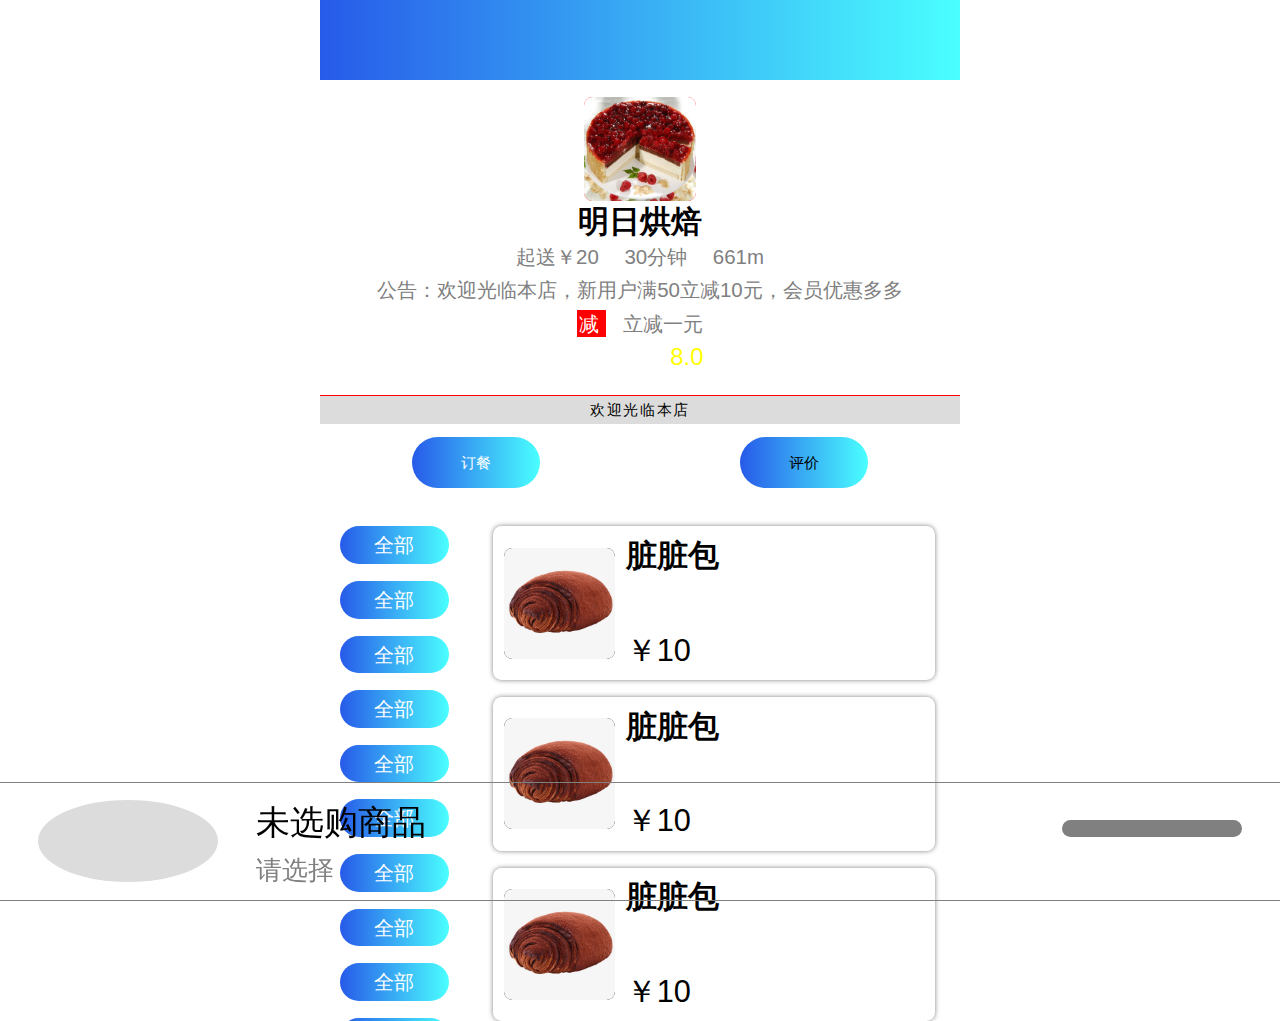
<file: storedetails.html>
<!DOCTYPE html>
<html style="font-size: 2px;">
<head>
    <meta charset="utf-8">
    <meta name="viewport" content="width=device-width, initial-scala=1, maximum-scale=1, minimum-scale=1, user-scalable=no" />
    <script type="text/javascript">
    	
   		document.addEventListener('plusready', function(){
   			//console.log("所有plus api都应该在此事件发生后调用，否则会出现plus is undefined。"
   			
   		});
   		
    </script>
    <script src="js/rem.js"></script>
	<link rel="stylesheet" type="text/css" href="css/index.css"/>
    <link rel="stylesheet"  href="css/base.css"/>
</head>
<body>
      <!--root-->
      <div class="root">
      	
      	<!--头部-->
	<div class="head">
		<a href="shouye.html"><div class="left">
			<i class="iconfont">&#xe61d;</i>
		</div></a>
		<div class="right">
			<i class="iconfont">&#xe6cf;&nbsp;&nbsp;&#xe635;</i>
		</div>
	</div>
	<!-- 头部结束 -->
	<!-- 上部开始 -->
	<div class="shop-info">
		<div class="shop-logo">
			<img style="width: 1.32rem;height: 1.22rem;border-radius: 0.1rem;" src="img/123.png"/>
		</div>
		<h3 class="shop-name">明日烘焙</h3>
			<div class="time">
				<i>起送￥20</i><span>30分钟</span><em>661m</em>
			</div>
			<div class="shop-announcement">
				公告：<span>欢迎光临本店，新用户满50立减10元，会员优惠多多</span>
			</div>
			<div class="offer">
				<span>
					减
				</span><i>立减一元</i>
			</div>
			<div class="shop-grade">
				<i class="iconfont">&#xe636;</i><i class="iconfont">&#xe636;</i><i class="iconfont">&#xe636;</i><i class="iconfont">&#xe636;</i><i class="iconfont">&#xe636;</i><i class="iconfont">&#xe636;</i><i class="iconfont">&#xe636;</i><i class="iconfont">&#xe636;</i>&nbsp;<span>8.0</span>
			</div>
	</div>
	<!-- 上部结束 -->
	<div class="shop-note">
		欢迎光临本店
	</div>
		<div class="shop-btn">
			<div class="btn1">
				订餐
			</div>
			<div class="btn2">
				评价
			</div>
		</div>
	<!-- -->
		<div class="shop-list-box">
			<div class="left">
				<div >全部</div>
				<div >全部</div>
				<div >全部</div>
				<div >全部</div>
				<div >全部</div>
				<div >全部</div>
				<div >全部</div>
				<div >全部</div>
				<div >全部</div>
				<div >全部</div>
				<div >全部</div>
				<div >全部</div>
				<div >全部</div>
			</div>
			<div class="right">
				<a href="iteminformation.html"><div class="teast">
					<div class="teast-photo">
						<div class="tp">
							<img style="width: 1.3rem;height: 1.3rem;border-radius: 0.1rem;" src="img/脏脏包.png"/>
						</div>
					</div>
					<div class="teast-text">
						<div class="tt1">脏脏包</div>
						<div class="tt2"><i class="iconfont">&#xe636;&#xe636;&#xe636;&#xe636;&#xe636;</i></div>
						<div class="tt3">￥10</div>
					</div>
					<div class="teast-button">
						
					</div>
				</div></a>
				<a href="iteminformation.html"><div class="teast">
					<div class="teast-photo">
						<div class="tp">
							<img style="width: 1.3rem;height: 1.3rem;border-radius: 0.1rem;" src="img/脏脏包.png"/>
						</div>
					</div>
					<div class="teast-text">
						<div class="tt1">脏脏包</div>
						<div class="tt2"><i class="iconfont">&#xe636;&#xe636;&#xe636;&#xe636;&#xe636;</i></div>
						<div class="tt3">￥10</div>
					</div>
					<div class="teast-button">
						
					</div>
				</div></a>
				<a href="iteminformation.html"><div class="teast">
					<div class="teast-photo">
						<div class="tp">
							<img style="width: 1.3rem;height: 1.3rem;border-radius: 0.1rem;" src="img/脏脏包.png"/>
						</div>
					</div>
					<div class="teast-text">
						<div class="tt1">脏脏包</div>
						<div class="tt2"><i class="iconfont">&#xe636;&#xe636;&#xe636;&#xe636;&#xe636;</i></div>
						<div class="tt3">￥10</div>
					</div>
					<div class="teast-button">
						
					</div>
				</div></a>
				<a href="iteminformation.html"><div class="teast">
					<div class="teast-photo">
						<div class="tp">
							<img style="width: 1.3rem;height: 1.3rem;border-radius: 0.1rem;" src="img/脏脏包.png"/>
						</div>
					</div>
					<div class="teast-text">
						<div class="tt1">脏脏包</div>
						<div class="tt2"><i class="iconfont">&#xe636;&#xe636;&#xe636;&#xe636;&#xe636;</i></div>
						<div class="tt3">￥10</div>
					</div>
					<div class="teast-button">
						
					</div>
				</div></a>
			</div>
		</div>	
	
	<div class="shop-bottom">
		<div class="sbic">
			<div class="sbicc">
				<i class="iconfont" style="text-align: center;font-size: 0.8rem;">&#xe618;</i>
			</div>
			
		</div>
		<div class="sbme">
			<div class="sbme1">
				<b>未选购商品</b>
			</div>
			<div class="sbme2">
				<b>请选择</b>
			</div>
		</div>
		<div class="sbbt">
			<a href="pay.html"><div class="sbbt1">
				<b>选好了</b>
			</div></a>
		</div>
	</div>
      </div>
	
</body>
</html>
</file>
<file: css/index.css>
@font-face {
  font-family: 'iconfont';  /* project id 835252 */
  src: url('//at.alicdn.com/t/font_835252_xcgs7pjtk1a.eot');
  src: url('//at.alicdn.com/t/font_835252_xcgs7pjtk1a.eot?#iefix') format('embedded-opentype'),
  url('//at.alicdn.com/t/font_835252_xcgs7pjtk1a.woff') format('woff'),
  url('//at.alicdn.com/t/font_835252_xcgs7pjtk1a.ttf') format('truetype'),
  url('//at.alicdn.com/t/font_835252_xcgs7pjtk1a.svg#iconfont') format('svg');
}
.iconfont{
    font-family:"iconfont" !important;
    font-size:14px;font-style:normal;
    -webkit-font-smoothing: antialiased;
    -webkit-text-stroke-width: 0.2px;
    -moz-osx-font-smoothing: grayscale;}
    
.root{
	max-width: 640px;
	margin: 0 auto;
	
}
.head{
	width: 100%;
	height: 0.94rem;
	background: linear-gradient(to right,#275ae9,#4affff);
	display: flex;
	flex-direction: row;
	justify-content: space-between;
	font-size: 0.5rem;
	padding-left: 0.3rem;
	padding-right: 0.3rem;
}
.head>div{
	line-height: 0.94rem;
}
.head .left i{
	color: white;
}
.head .right i{
	color: white;
}
.shop-info{
	width: 100%;
	height: 3.7rem;
	/*background: yellow;*/
	overflow: hidden;
	border-bottom: 0.02rem solid red;
}
.shop-logo{
	width: 1.32rem;
	height: 1.22rem;
	background: red;
	margin: 0 auto;
	margin-top: 0.2rem;
	border-radius: 0.1rem;
	
}
.shop-des{
	width: 4.05rem;
	height: 2.05rem;
	background: green;
	margin: 0.1rem auto 0;
}
.shop-name{
	font-size: 0.36rem;
	color: #000;
	font-weight: bold;
	overflow: hidden;
	text-overflow: nowrap;
	text-overflow: ellipsis;
	white-space: nowrap;
	text-align: center;
}
.shop-info .time{
	font-size: 0.24rem;
	color: gray;
	text-align: center;
}
.shop-info .time span,.shop-info .time em{
	margin-left: 0.3rem;
	
}
.shop-announcement{
	font-size: 0.24rem;
	color: gray;
	margin-top: 0.05rem;
	overflow: hidden;
	text-overflow: nowrap;
	text-overflow: ellipsis;
	white-space: nowrap;
	text-align: center;
	
}

.shop-info .offer{
	font-size: 0.24rem;
	color: gray;
	height: 0.26rem;
	line-height: 0.28rem;
	margin-top: 0.1rem;
	text-align: center;
}
.shop-info .offer span{
	background: red;
	color: #fff;
	margin-right: 0.2rem;
	padding: 0.02rem;
}
.shop-grade{
	font-size: 0.28rem;
	color: yellow;
	text-align: center;
	margin-top: 0.1rem;
}
.shop-note{
	width: 100%;
	height: 0.33rem;
	background: gainsboro;
	font-size: 0.18rem;
	line-height: 0.32rem;
	text-align: center;
	letter-spacing: 0.02rem;
}
.shop-btn{
	height: 1rem;
	width: 100%;
	
	display: flex;
	flex-direction: row;
	justify-content: space-around;
	
}
.shop-btn>div{
	width: 1.5rem;
	height: 0.6rem;
	background: linear-gradient(to right,#275ae9,#4affff);
	font-size: 0.18rem;
	line-height: 0.6rem;
	text-align: center;
	border-radius: 0.6rem;
	margin-top: 0.15rem;
}
.shop-btn .btn1{
	margin-right: 0.2rem;
	background: linear-gradient(to right,#275ae9,#4affff);
	border: 0.02rem solid rgba(255,255,255,0,2);
	box-sizing: border-box;
	color: #fff;
}
.shop-btn .btn2{
	line-height: 0.6rem;
}
.shop-list-box{
	width: 100%;
	height: 6rem;
	background: #000;
}
.shop-list-box .left{
	width: 1.74rem;
	height: 100%;
	background: white;
	float: left;
	overflow: auto;
}
.shop-list-box .left::-webkit-scrollbar{
	width: 0;
}
.shop-list-box .right{
	width: calc(100% - 1.74rem);
	height: 100%;
	background: white;
	float: left;
	overflow: auto;

}
.shop-list-box .right::-webkit-scrollbar{
	width: 0;
}
.shop-list-box .left>div{
	width: 1.28rem;
	height: 0.44rem;
	text-align: center;
	line-height: 0.44rem;
	font-size: 0.24rem;
	color: #fff;
	border-radius: 0.44rem;
	background: linear-gradient(to right,#275ae9,#4affff);
	margin: 0.2rem auto 0;
}
/*.shop-list-box .left>div:nth-child{
	width: 1.28rem;
	height: 0.44rem;
	
}*/
.teast{
	width: 90%;
	height: 30%;
	border-radius: 0.1rem;
	background: white;
	margin-left: 5%;
	margin-top: 0.2rem;
	box-shadow: 0 0 5px gray;
}
.teast-photo{
	width: 30%;
	height: 100%;
	
	float: left;
	display: flex;
	flex-direction: row;
	justify-content: center;
	align-items: center;
	border-radius: 0.1rem;
}
.tp{
	width: 1.3rem;
	height: 1.3rem;
	background: black;
	border-radius: 0.1rem;
}
.teast-text{
	width: 40%;
	height: 100%;
	float: left;
	display: flex;
	flex-direction: column;
	justify-content: space-around;
}
.tt1{
	width: 100%;
	height: 40%;
	font-size: 0.36rem;
	color: #000;
	font-weight: bold;
	text-align: left;
	margin-top: 0.1rem;
}
.tt2{
	width: 100%;
	height: 30%;
	font-size: 0.28rem;
	color: yellow;
	text-align: left;
	margin-top: 0.1rem;
}
.tt3{
	width: 100%;
	height: 30%;
	font-size: 0.36rem;
	color: #000;
	margin-bottom: 0.1rem;
	text-align: left;
}
.teast-button{
	width: 30%;
	height: 100%;
	float: left;
	border-radius: 0.1rem;
}
.shop-bottom{
	width: 100%;
	height: 1.374rem;
	position: fixed;
	left: 0;
	bottom: 0;
	box-shadow: 0 0 0 1px gray;
	display: flex;
	justify-content: space-between;

}
.sbic{
	width: 20%;
	height: 100%;
	display: flex;
	flex-direction: column;
	justify-content: center;
}
.sbicc{
	width: 70%;
	height: 70%;
	border-radius: 50%;
	background: gainsboro;
	display: flex;
	flex-direction: column;
	justify-content: center;
	margin-left: 15%;
}
.sbme{
	width: 60%;
	height: 100%;
	display: flex;
	flex-direction: column;
	justify-content: space-around;
}
.sbme1{
	width: 100%;
	height: 60%;
	font-size: 0.4rem;
	color: black;
	padding-top: 0.2rem;
}
.sbme2{
	width: 100%;
	height: 40%;
	font-size: 0.3rem;
	color: gray;
}
.sbbt{
	width: 20%;
	height: 100%;
	display: flex;
	flex-direction: column;
	justify-content: center;
}
.sbbt1{
	width: 70%;
	height: 40%;
	border-radius: 2rem;
	background: gray;
	text-align: center;
	padding-top: 5%;
	margin-left: 15%;
	color: white;
	font-size: 0.25rem;
}
</file>
<file: css/base.css>
* {
    box-sizing: border-box;
    -moz-box-sizing: border-box;
    -webkit-box-sizing: border-box;
    -webkit-appearance: none;/*去掉浏览器默认样式*/
    -webkit-touch-callout: none;/*禁止触发默认系统菜单*/  
}

body {
    -webkit-overflow-scrolling: touch;
    overflow-scrolling: touch;/*让页面在Native端滚动时模拟原生的弹性滚动，硬件加速*/  
}

html {
    font-size : 40px;
    height: 100%;
    font-family: "Helvetica Neue", Helvetica, STHeiTi, sans-serif;
}

body,div,dl,dt,dd,ul,ol,li,h1,h2,h3,h4,h5,h6,p {
    margin: 0;
    padding: 0
}

ol,ul {
    list-style: none
}

h1,h2,h3,h4,h5,h6 {
    font-size: 100%;
    font-weight: normal
}

input,textarea,select {
    font-family: inherit;
    font-size: inherit;
    font-weight: inherit;
    *font-size: 100%;
    outline: medium;
}

input, textarea, button, a,select {
    border: 0;
    margin: 0;
    outline: none;
    -webkit-tap-highlight-color: rgba(0, 0, 0, 0)
}

textarea {
    resize: none;
}

table {
    border-collapse: collapse;
    border-spacing: 0;
}

audio,canvas,video {
    display: inline-block;
    *display: inline;
    *zoom: 1;
}

p,em,b,i {
    font-style: normal;
    font-weight: normal
}

a {
    text-decoration: none;
    color: #666;
    outline: none;
    -webkit-tap-highlight-color: transparent;
}

img {
    max-width: 100%;
    height: auto;
    border: 0;
    width: auto\9;/*ie8*/   
}

a, img {
    -webkit-touch-callout: none;/* 禁止长按链接与图片弹出菜单*/  
}

html, body {
    -webkit-user-select: none;/* 禁止选中文本（如无文本选中需求，此为必选项）*/
    user-select: none;
}

input[type=number]: : -webkit-inner-spin-button,
input[type=number]: : -webkit-outer-spin-button {
    -webkit-appearance: none;
    appearance: none;
    margin: ;
}/* 数字输入框文本后面的图标去除（如无文本选中需求，此为必选项，用webkit私有的伪元素给fix掉）*/


.container {
    width: 16rem;
    height: auto;
    margin: 0 auto;
}

作者：大道路漫漫
链接：https://www.jianshu.com/p/cf2fbd90f7fa
來源：简书
简书著作权归作者所有，任何形式的转载都请联系作者获得授权并注明出处。
</file>
<file: css/pay.css>
.topmind{
	width: 7.5rem;
	height: 2.01rem;
	background: linear-gradient(to right,#275ae9,#4affff);
	display: flex;
	flex-direction: row;
	justify-content: space-around;
	padding-bottom: 0.3rem;
}
.tm{
	width: 20%;
	height: 100%;
	display: flex;
	flex-direction: column-reverse;
	justify-content: flex-start;
	float: left;
	padding-left: 0.3rem;
}
.t-title{
	width: 60%;
	height: 100%;
	display: flex;
	flex-direction: column-reverse;
	justify-content: flex-start;
	text-align: center;
	float: left;
	font-size: 0.4rem;
	color: white;
}
.payment{
	width: 7.5rem;
	height: 1rem;
	
	display: flex;
	flex-direction: row;
	justify-content: space-between;
}
.paytitle{
	width: 50%;
	height: 100%;
	display: flex;
	flex-direction: column;
	justify-content: center;
	text-align: center;
	font-size: 0.24rem;
	color: gray;
}
.paymoney{
	width: 50%;
	height: 100%;
	display: flex;
	flex-direction: column;
	justify-content: center;
	text-align: right;
	font-size: 0.4rem;
	color: blue;
	padding-right: 0.4rem;
}
.chip{
	width: 7.5rem;
	height: 0.58rem;
	display: flex;
	flex-direction: row;
	justify-content: space-around;
}
.choosepay{
	width: 7.5rem;
	height: 1.46rem;
	
}
.alipay{
	width: 50%;
	height: 100%;
	float: left;
}
.ali5a{
	width: 50%;
	height: 100%;
	float: left;
		display: flex;
	flex-direction: column;
	justify-content: center;
	text-align: center;
	
}
.ali5b{
	width: 50%;
	height: 100%;
	float: left;
	display: flex;
	flex-direction: column;
	justify-content: center;
	text-align: left;
	font-size: 0.35rem;
	color: gray;
	;
}
.wechat{
	width: 50%;
	height: 100%;
	float: left;
}
.wec5a{
	width: 50%;
	height: 100%;
	float: left;
		display: flex;
	flex-direction: column;
	justify-content: center;
	text-align: center;
	font-size: 1rem;
}
.wei5b{
	width: 50%;
	height: 100%;
	float: left;
		display: flex;
	flex-direction: column;
	justify-content: center;
	text-align: left;
		font-size: 0.35rem;
	color: gray;
}
.jingpingtuijian{
	width: 2.8rem;
	height: 0.7rem;
	background: linear-gradient(to right,#275ae9,#4affff);
	margin-top: 0.4rem;
	border-radius: 0px 1rem 1rem 0px;
	color: white;
	font-size: large;
	text-align: center;
	display: flex;
	flex-direction: column;
	justify-content: center;
}
.otherpay{
	width: 100%;
	height: 2.8rem;
	
		display: flex;
	flex-direction: column;
	justify-content: center;
	margin-top: 0.5rem;
}
.otherpay1{
	width: 100%;
	height: 1.4rem;
	
}
.opl{
	width: 30%;
	height: 100%;
	
	display: flex;
	flex-direction: column;
	justify-content: center;
	text-align: center;
	float: left;
}
.opr{
	width: 70%;
	height: 100%;
	
	display: flex;
	flex-direction: column;
	justify-content: flex-start;
	float: left;
}
.rb{
	width: 100%;
	height: 60%;
	font-size: 0.34rem;
	color: gray;
	padding-top: 5%;
}
.rs{
	width: 100%;
	height: 40%;
	font-size: 0.22rem;
	color: gainsboro;
}
</file>
<file: css/sign.css>
.signbanner{
	width: 100%rem;
	height: 2.78rem;
	position: relative;
}
.headicon{
	width: 1.5rem;
	height: 1.5rem;
	background: linear-gradient(to right,#275ae9,#4affff);
	border-radius: 50%;
	z-index:auto;
	position: absolute;
	left: 40%;
	top: 2.03rem;
		display: flex;
	flex-direction: column;
	justify-content: center;
	text-align: center;
	
}
.signtitle{
	width: 100%;
	height: 2.3rem;
	/*background: gainsboro;*/
	display: flex;
	flex-direction: column;
	justify-content: center;
	text-align: center;
}
.stb{
	width: 100%;
	height: 20%;
	background: white;
}
.stc{
	width: 100%;
	height: 45%;
	font-size: 0.34rem;
	color: #4b94ef;
	padding-top: 0.8rem;
}
.ste{
	width: 100%;
	height: 35%;
	font-size: 0.24rem;
	color: #4b94ef;
	padding-top: 0.3rem;
}
.signlist{
	width: 5.6rem;
	height: 5.22rem;
	display: flex;
	flex-direction: column;
	justify-content: space-around;
	margin-left: 0.95rem;
	border-radius: 0.5rem;
	border: 1px solid white;
	/*padding-left: 0.95rem;*/
	box-shadow:0 0 0.2rem 0;
}
.slpoint{
	width: 1.12rem;
	height: 1.7rem;
	border-radius: 0.5rem;
	display: flex;
	flex-direction: column;
	justify-content: center;
	text-align: center;
	float: left;
}
.sl1{
	width: 5.6rem;
	height: 1.7rem;
	border-radius: 0.5rem;
}
.username{
	width: 3.36rem;
	height: 1.7rem;
	outline:none;
	display: block;
	background-color: white;
	border: 0px;
	font-size: 0.24rem;
	text-align: center;
	border-radius: 0.5rem;
	float: left;
}
.resigncode{
	width: 3.36rem;
	height: 1.7rem;
	outline:none;
	display: block;
	background-color: white;
	border: 0px;
	font-size: 0.24rem;
	text-align: center;
}
.password{
	width: 3.36rem;
	height: 1.7rem;
	outline:none;
	display: block;
	background-color: white;
	border: 0px;
	font-size: 0.24rem;
	text-align: center;
	border-radius: 0.5rem;
}
.signbutton{
	width: 5rem;
	height: 0.9rem;
	background: linear-gradient(to right,#275ae9,#4affff);
	border-radius: 2rem;
	margin-left: 1.25rem;
	margin-top: 0.5rem;
	display: flex;
	flex-direction: column;
	justify-content: center;
	text-align: center;	
}
.anotherlogin{
	width: 5rem;
	height: 0.9rem;
	
	
	margin-left: 1.25rem;
	margin-top: 0.2rem;
	display: flex;
	flex-direction: row;
	justify-content: space-around;
	text-align: center;	
}
.anotherlogin div{
	width: 33%;
	height: 100%;
	
	display: flex;
	flex-direction: column;
	justify-content: center;
	text-align: center;
}
</file>
<file: css/new_file.css>
@font-face {
  font-family: 'iconfont';  /* project id 835252 */
  src: url('//at.alicdn.com/t/font_835252_tlxczp85ynj.eot');
  src: url('//at.alicdn.com/t/font_835252_tlxczp85ynj.eot?#iefix') format('embedded-opentype'),
  url('//at.alicdn.com/t/font_835252_tlxczp85ynj.woff') format('woff'),
  url('//at.alicdn.com/t/font_835252_tlxczp85ynj.ttf') format('truetype'),
  url('//at.alicdn.com/t/font_835252_tlxczp85ynj.svg#iconfont') format('svg');
}
.iconfont{
    font-family:"iconfont" !important;
    font-size:0.4rem;font-style:normal;
    -webkit-font-smoothing: antialiased;
    -webkit-text-stroke-width: 0.2px;
    -moz-osx-font-smoothing: grayscale;}
</file>
<file: css/dingdanzhifu.css>
.dingdanbeijing{
	width: 7.5rem;
	height: 13.34rem;
	background: linear-gradient(to right,#275ae9,#4affff);
	display: flex;
	flex-direction: column;
	justify-content: space-between;
}
.head{
	width:100%;
	height: 1.3rem;
	background: linear-gradient(to right,#275ae9,#4affff);
	display: flex;
	flex-direction: row;
	justify-content: space-between
}
.ming{
	width: 100%;
	height: 1.3rem;
	font-size: 0.4rem;
	color: white;
	display: flex;
	flex-direction: row;
	justify-content: center;
	position: absolute;
	top: 0.5rem;
	
}
/*二白*/
.shangpinshulaing{
	width: 6.74rem;
	height: 3.36rem;
	background-color: white;
	border-radius: 0.2rem; /*这句就是重点，让边框变为圆角*/
	border: 1px solid white; /*让边框变为1px宽度，直线，#CCC颜色*/
	margin-left: 0.38rem;
	display: flex;
	flex-direction: column;
	justify-content: space-around;
	
}
/*详细信息*/
.xiangxixinxi{
	width: 6.74rem;
	height: 7.18rem;
	background-color: white;
	border-radius: 0.2rem; /*这句就是重点，让边框变为圆角*/
	border: 1px solid white; /*让边框变为1px宽度，直线，#CCC颜色*/
	margin-left: 0.38rem;
	display: flex;
	flex-direction: column;
	justify-content: space-around;
}
/*一表*/
.slk{
	width: 6.74rem;
	height: 1.68rem;
	background-color: white;
	border-radius: 0.2rem; /*这句就是重点，让边框变为圆角*/
	border: 1px solid white; 
	display: flex;
	flex-direction: row;
	justify-content: flex-start;
}
.foodsp{
	width: 1.86rem;
	height: 1.68rem;
	
	border-radius: 0.2rem; /*这句就是重点，让边框变为圆角*/
	border: 1px solid white; 
	display: flex;
	flex-direction: column;
	justify-content: center;
}
.textsay{
	width: 4.87rem;
	height: 1.68rem;
	
	border-radius: 0.2rem; /*这句就是重点，让边框变为圆角*/
	border: 1px solid white; 
	display: flex;
	flex-direction: column;
	justify-content: space-around;
}
.bread{
	width: 1.1rem;
	height: 1.1rem;
	margin-left:0.35rem ;
}
.zzb{
	height: 0.8rem;
	width: 4.8rem;
	font-size: large;
	color: black;
}
.sanshi{
	height: 0.8rem;
	width: 4.8rem;
	font-size: large;
	color: black;
}
.xl1{
	width: 6.74rem;
	height: 0.89rem;
	display: flex;
	flex-direction: column;
	justify-content: space-between;
}
.xlxx1{
	width: 6.74rem;
	height: 0.6rem;
	color: black;
	font-size: 0.28rem;
	margin-left: 7%;
}
.xlxx2{
	width: 6.74rem;
	height: 0.29rem;
	color: gray;
	font-size: 0.24rem;
	margin-left: 7%;
}
.qrddt{
	width: 2.44rem;
	height: 0.68rem;
	background: linear-gradient(to right,#275ae9,#4affff);
	border-radius: 2rem; /*这句就是重点，让边框变为圆角*/
	border: 1px solid white; 
	color: white;
	font-size: 0.34rem;
	text-align: center;
	margin-left: 30%;
}
</file>
<file: css/handswave.css>
.chip div{
	width: 33%;
	height: 100%;
	text-align: center;
	font-size: 0.24rem;
	display: flex;
	flex-direction: row;
	justify-content: space-around;
}
.bankcardblock{
	width: 7.5rem;
	height: 4.32rem;
	display: flex;
	flex-direction: row;
	justify-content: center;
	
}
.bankcard{
	width: 6.45rem;
	height: 4.25rem;
	border-radius: 0.5rem;
	background: #868cfc;
}
.bankcard div{
	width: 100%;
	height: 33%;
	border-radius: 0.5rem;
	color: white;
	
}
.handpborder{
	width: 7.5rem;
	height: 55%;
	position: fixed;
	left: 0;
	bottom: 0;
	background: #D8DAE6;
	opacity: 0.95;
}
.handpay{
	width: 7.5rem;
	height: 75%;
	position: fixed;
	left: 0;
	bottom: 0;
	background: linear-gradient(to right,#275ae9,#4affff);
	display: flex;
	flex-direction: column;
	justify-content: space-around;
}
.hpword{
	width: 100%;
	height: 30%;
	color:black;
	
}
.hpicon{
	width: 100%;
	height: 70%;
	padding-bottom: 1rem;
	display: flex;
	flex-direction: column;
	justify-content: center;
}
</file>
<file: css/passw.css>
.handpborder{
	width: 7.5rem;
	height: 55%;
	position: fixed;
	left: 0;
	bottom: 0;
	background: #D8DAE6;
	opacity: 0.95;
	display: flex;
	flex-direction: column;
	justify-content: space-around;
}
.handpad{
	width: 7.5rem;
	height: 35%;
	display: flex;
	flex-direction: column;
	justify-content: space-around;
}
.handnumpad{
	width: 7.5rem;
	height: 15%;
	display: flex;
	flex-direction: row;
	justify-content: space-around;
}
.handnumpad div{
	width: 32%;
	height: 98%;
	border-radius: 0.2rem;
	background: white;
	text-align: center;
	display: flex;
	flex-direction: column;
	justify-content: space-around;
}
.passpoint{
	width: 7.5rem;
	height: 1rem;
	display: flex;
	flex-direction: row;
	justify-content: space-around;
}
.passpoint div{
	width: 0.8rem;
	height: 0.8rem;
	border-radius: 50%;
	background: gray;
	
}
</file>
<file: css/paysuccessful.css>
.succmiddle{
	width: 7.5rem;
	height: 8rem;
	background: linear-gradient(to right,#275ae9,#4affff);
	display: flex;
	flex-direction: column;
	justify-content: flex-start;
}
.successm1{
	width: 100%;
	height: 15%;
	font-size: 0.7rem;
	text-align: center;
	color: white;
}
.successm2{
	width: 100%;
	height: 8%;
	text-align: center;
	font-size: 0.3rem;
	color: white;
}
.successm3{
	width: 100%;
	height: 8%;
	text-align: center;
	font-size: 0.3rem;
	color: white;
}
.successm4{
	width: 100%;
	height: 45%;
	display: flex;
	flex-direction: row;
	justify-content: center;
}
.successm4 div{
	width: 3rem;
	height: 3rem;
	border-radius: 50%;
	background: white;
		display: flex;
	flex-direction: column;
	justify-content: center;
}
.footerbutton{
	width: 100%;
	height: 3rem;
	display: flex;
	flex-direction: row;
	justify-content: space-between;
}
.sbb{
	width: 50%;
	height: 100%;
	display: flex;
	flex-direction: column;
	justify-content: center;
	padding-left: 10%;
}
.sbutton{
	width: 70%;
	height: 30%;
	padding-top: 0.2rem;
	border-radius:1rem;
}
</file>
<file: css/dingdanzhongxin.css>
.root{
	max-width: 640px;
	margin: 0 auto;

}
.topmind{
	width: 7.5rem;
	height: 2.01rem;
	background: linear-gradient(to right,#275ae9,#4affff);
	display: flex;
	flex-direction: column-reverse;
	justify-content: flex-start;
	padding-bottom: 0.3rem;
}

.tuijian{
	width: 100%;
	height: 3.02rem;
	
	display: flex;
	flex-direction: row;
	justify-content: space-around;
}
/*336^230*/
.tj1{
	width: 50%;
	height: 3.02rem;
	
	display: flex;
	flex-direction: column;	
	justify-content: center;
}
.tjt{
	width: 3.36rem;
	height: 2.3rem;
	
	margin-left: 0.18rem;
}
.jingpingtuijian{
	width: 2.19rem;
	height: 0.61rem;
	background: linear-gradient(to right,#275ae9,#4affff);
	margin-top: 0.4rem;
	border-radius: 0px 1rem 1rem 0px;
	color: white;
	font-size: large;
	text-align: center;
	padding-top: 0.05rem;
}
.historydingdan{
	width: 7.02rem;
	height: 1.6rem;
	margin-left: 0.24rem;
	border-radius: 0.3rem;
	margin-top: 0.3rem;
	box-shadow: 0 0 5px gray;
	display: flex;
	flex-direction: row;
	justify-content: space-around;
}
.historydd1{
	width: 25%;
	height: 100%;
	border-radius: 0.3rem;
	display: flex;
	flex-direction: column;
	justify-content: center;
}
.historydd2{
	width: 50%;
	height: 100%;
	border-radius: 0.3rem;
	display: flex;
	flex-direction: column;
	justify-content: center;
	padding-left: 0.1rem;
}

.historydd3{
	width: 25%;
	height: 100%;
	border-radius: 0.3rem;
	display: flex;
	flex-direction: column;
	justify-content: center;
	
}
.tp{
	width: 1.3rem;
	height: 1.3rem;
	background: black;
	border-radius: 0.1rem;
	margin-left: 0.2rem;
}
.t1{
	width: 100%;
	height: 40%;
	font-size: 0.36rem;
	color: #000;
	font-weight: bold;
	text-align: left;
	margin-top: 0.1rem;
}
.t2{
	width: 100%;
	height: 30%;
	font-size: 0.28rem;
	color: black;
	text-align: left;
	
}
.t3{
	width: 100%;
	height: 30%;
	font-size: 0.3rem;
	color: #000;
	margin-bottom: 0.1rem;
	text-align: left;
	margin-top: 0.1rem;
}
.footer{
	width: 100%;
	height: 0.98rem;
	background: #FFFFFF;
	position: fixed;
	left: 0;
	bottom: 0;
	box-shadow: 0 0 30px 3px rgba();
	display: flex;
	justify-content: space-between;
	padding: 0 0.5rem;
	box-sizing:border-box;
}
.footer .list span{
	font-size: 0.16rem;
	display: block;
	margin-top: 0.1rem;
}
.footer a{
	display: flex;
	flex-direction: column;
	justify-content: center;
	text-align: center;
}
.footer a i{
	font-size: 0.4rem;
	color: #000000;
	display: block;
	margin-top: 0.0;
}
</file>
<file: css/gerenjiemian.css>
/*底部图标*/
.footer{
	width: 100%;
	height: 0.98rem;
	background: #FFFFFF;
	position: fixed;
	left: 0;
	bottom: 0;
	box-shadow: 0 0 30px 3px rgba();
	display: flex;
	justify-content: space-between;
	padding: 0 0.5rem;
	box-sizing:border-box;
}
.footer .list span{
	font-size: 0.16rem;
	display: block;
	margin-top: 0.1rem;
}
.footer a{
	display: flex;
	flex-direction: column;
	justify-content: center;
	text-align: center;
}
.footer a i{
	font-size: 0.4rem;
	color: #000000;
	display: block;
	margin-top: 0.0;
}
/*背景*/
.dingdanbeijing{
	width: 7.5rem;
	height: 6.97rem;
	background: linear-gradient(to right,#275ae9,#4affff);
	display: flex;
	flex-direction: row;
	justify-content: center;
}
.xiamianbaibian{
	width: 7.5rem;
	height: 6.37rem;
	background-color: white;
	display: flex;
	flex-direction: column;
	justify-content: flex-start;
}
.changanniu{
	margin-top: 0.25rem;
	width: 7rem;
	height: 1rem;
	color: #2659df;
	font-size: 0.3rem;
	margin-left: 0.25rem;
	padding-left: 0.5rem;
	padding-top: 0.25rem;
	text-align: left;
	border-radius: 0.2rem; /*这句就是重点，让边框变为圆角*/
	border: 1px solid #2659df;
}
/*上边*/
.sbbj1{
	width: 100%;
	height: 1.34rem;
	display: flex;
	flex-direction: row;
	justify-content: center;
}
.sbbj2{
	width: 100%;
	height: 1.54rem;
	display: flex;
	flex-direction: row;
	justify-content: center;
}
.sbbj3{
	width: 100%;
	height: 0.92rem;
	display: flex;
	flex-direction: row;
	justify-content: center;
	font-size: 0.4rem;
	color: white;
}
.sbbj4{
	width: 100%;
	height: 0.51rem;
	display: flex;
	flex-direction: row;
	justify-content: center;
	font-size: 0.3rem;
	color: white;
}
.renxiang{
	width: 1.05rem;
	height: 1.05rem;
}
</file>
<file: css/iteminformation.css>
.head1{
	width: 100%;
	height: 0.94rem;
	background: linear-gradient(to right,#275ae9,#4affff);
	display: flex;
	flex-direction: row;
	justify-content: space-between;
	font-size: 0.5rem;
	padding-left: 0.3rem;
	padding-right: 0.3rem;
}
.head1>div{
	line-height: 0.94rem;
}
.head1 .left i{
	color: white;
}
.head1 .right i{
	color: white;
}
.itembanner{
	width: 100%;
	height: 3rem;
}
.itemmessage{
	width: 100%;
	height: 2rem;
	display: flex;
	flex-direction: row;
	justify-content: space-around;
}
.im1{
	width: 70%;
	height: 100%;
	display: flex;
	flex-direction: column;
	justify-content: space-around;
}
.im2{
	width: 30%;
	height: 100%;
}
.imtitle{
	width: 100%;
	height: 40%;
}
.imm{
	width: 100%;
	height: 20%;
}
.im21{
	width: 100%;
	height: 50%;
}
.im22{
	width: 100%;
	height: 50%;
	display: flex;
	flex-direction: column;
	justify-content: center;
}
.jingpingtuijian{
	width: 2.19rem;
	height: 0.61rem;
	background: linear-gradient(to right,#275ae9,#4affff);
	margin-top: 0.4rem;
	border-radius: 0px 1rem 1rem 0px;
	color: white;
	font-size: large;
	text-align: center;
	padding-top: 0.05rem;
}
</file>
<file: css/head.css>
.head{
	width:100%;
	height: 1.3rem;
	background: linear-gradient(to right,#275ae9,#4affff);
	display: flex;
	flex-direction: row;
	justify-content: space-between
}
.left{
	width: 100%;
	height: 1.3rem;
	font-size: 0.4rem;
	color: white;
	display: flex;
	flex-direction: column;
	justify-content: space-around;
	position: absolute;
	left: 0.2rem;
	
}
.right{
	width: 70%;
	height: 0.7rem;
	background-color: white;
	border-radius: 5rem;
	border: 1px solid white;
	outline:none;
	padding-left: 0.4rem;
	box-sizing: border-box;
	font-size: 0.22rem;
	position: absolute;
	top: 0.35rem;
	left: 1.7rem;
}
.right input{
	display: block;

}
.banner .big-box{
	width: 100%;
	height: 3.5rem;
	position: relative;
}
.big-box2{
	width: 100%;
	height: 3.2rem;
	
	display: flex;
	flex-direction: row;
	justify-content: flex-start;
	margin-top: 0.2rem;
}
.small-box1{
	width: 50%;
	height: 3.2rem;
	
	display: flex;
	flex-direction: row;
	justify-content: space-around;
	
}
.small-box2{
	width: 50%;
	height: 3.2rem;
	
	display: flex;
	flex-direction: row;
	justify-content: space-around;
}
.sb{
	width: 1.1rem;
	height: 100%;
	
	display: flex;
	flex-direction: column;
	justify-content: space-between;
}
.sbt{
	width: 100%;
	height: 1.49rem;
	
}
.jingpingtuijian{
	width: 2.19rem;
	height: 0.61rem;
	background: linear-gradient(to right,#275ae9,#4affff);
	margin-top: 0.4rem;
	border-radius: 0px 1rem 1rem 0px;
	color: white;
	font-size: large;
	text-align: center;
	padding-top: 0.05rem;
}
.tuijian{
	width: 100%;
	height: 3.02rem;
	
	display: flex;
	flex-direction: row;
	justify-content: space-around;
}
/*336^230*/
.tj1{
	width: 50%;
	height: 3.02rem;
	
	display: flex;
	flex-direction: column;	
	justify-content: center;
}
.tjt{
	width: 3.36rem;
	height: 2.3rem;
	
	margin-left: 0.18rem;
}
/*750*276*/
.tuijiandianpu{
	width: 100%;
	height: 2.76rem;
	
	display: flex;
	flex-direction: row;
	justify-content: space-around;
}
.dpt{
	width: 50%;
	height: 2.76rem;
	
	display: flex;
	flex-direction: column;	
	justify-content: center;
}
.dpsm{
	width: 50%;
	height: 2.76rem;
	
	display: flex;
	flex-direction: column;
	justify-content: space-around;
}
/*319^204*/
.tjdpt{
	width: 3.19rem;
	height: 2.04rem;
	background-color: white;
	margin-left: 0.25rem;
	
}
.dpbiaoti{
	font-size: 0.45rem;
	font-weight: 600;
	color: black;
	font-family: "微软雅黑";
}
.diandiandian{
	font-size: medium;
	color: black;
	font-family: "微软雅黑";
}
.jieshao{
	font-size: medium;
	color: gray;
	font-family: "微软雅黑";
}
.peisongfei{
	font-size: medium;
	color: gray;
	font-family: "微软雅黑";
}
.footer{
	width: 100%;
	height: 0.98rem;
	background: #FFFFFF;
	position: fixed;
	left: 0;
	bottom: 0;
	box-shadow: 0 0 30px 3px rgba();
	display: flex;
	justify-content: space-between;
	padding: 0 0.5rem;
	box-sizing:border-box;
}
.footer .list span{
	font-size: 0.16rem;
	display: block;
	margin-top: 0.1rem;
}
.footer a{
	display: flex;
	flex-direction: column;
	justify-content: center;
	text-align: center;
}
.footer a i{
	font-size: 0.4rem;
	color: #000000;
	display: block;
	margin-top: 0.0;
}
.kong{
	width: 100%;
	height: 3.5rem;
	background-color: white;
}
</file>
